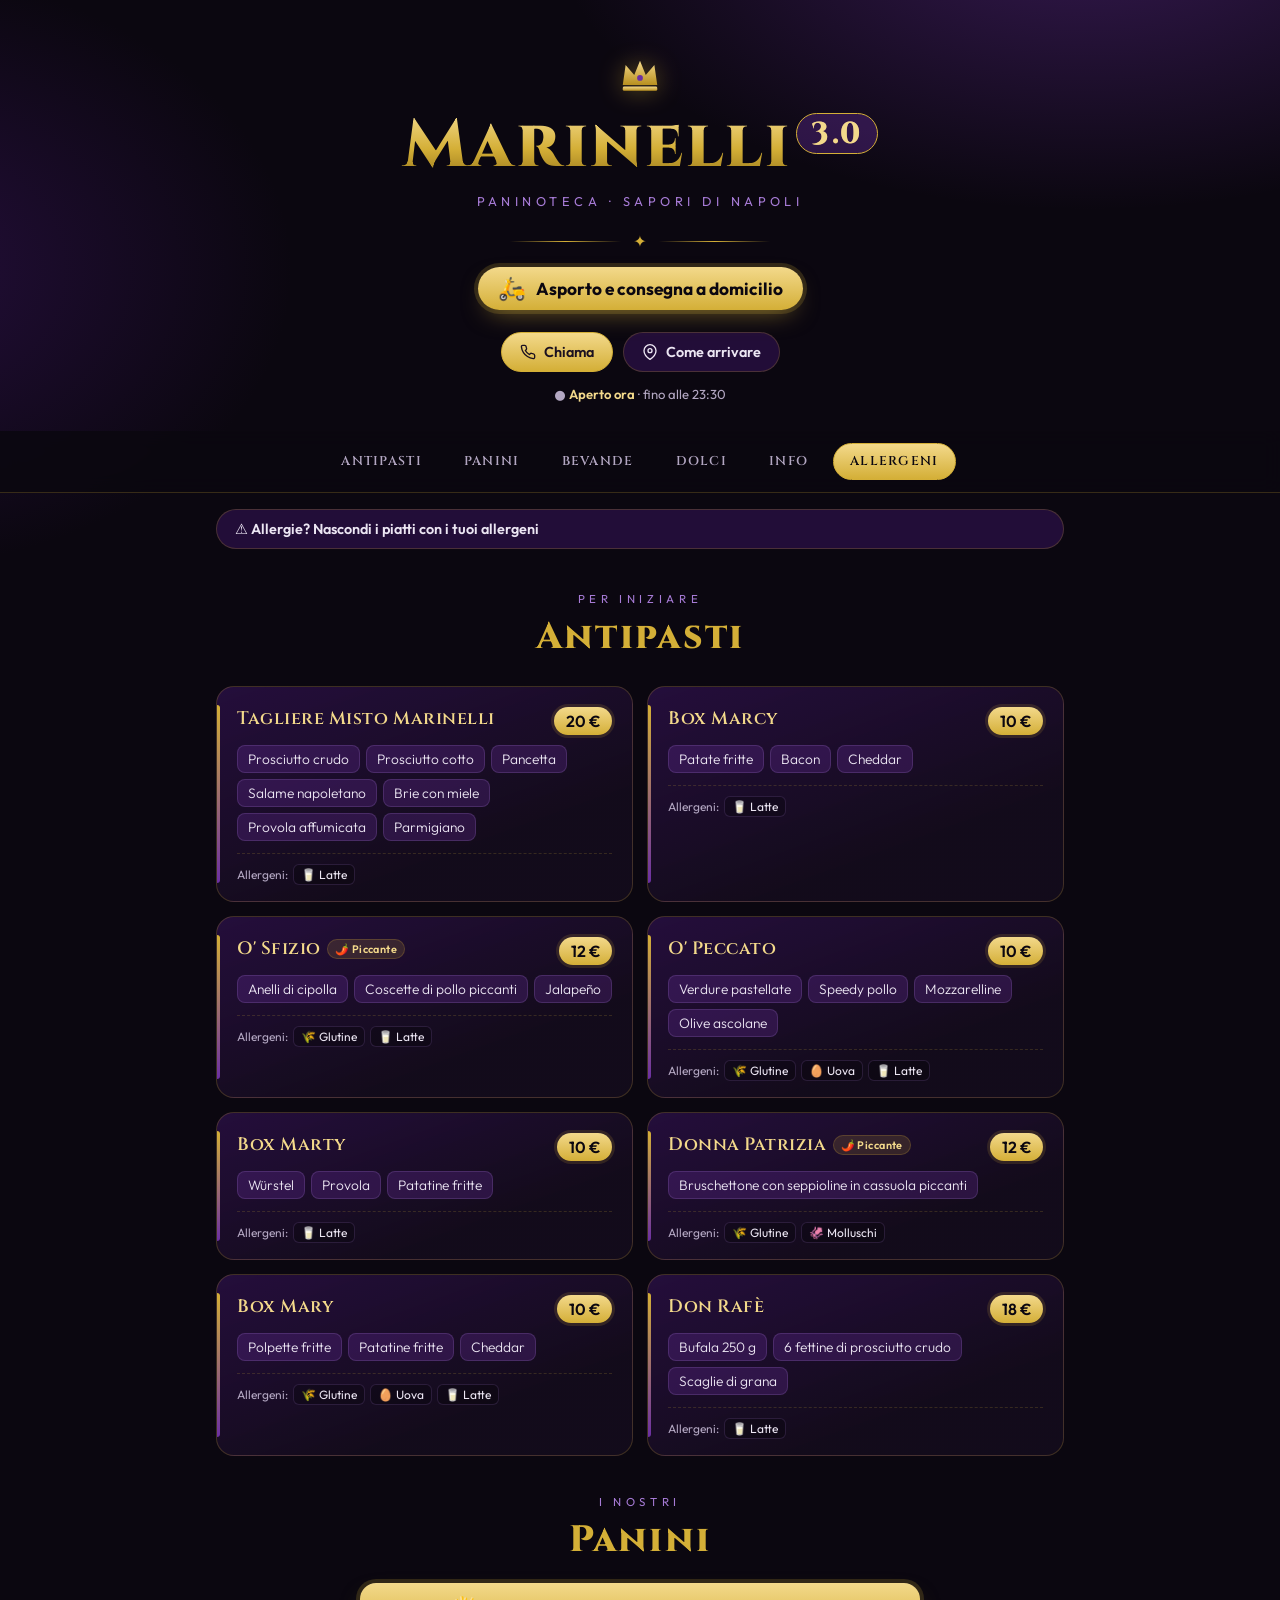
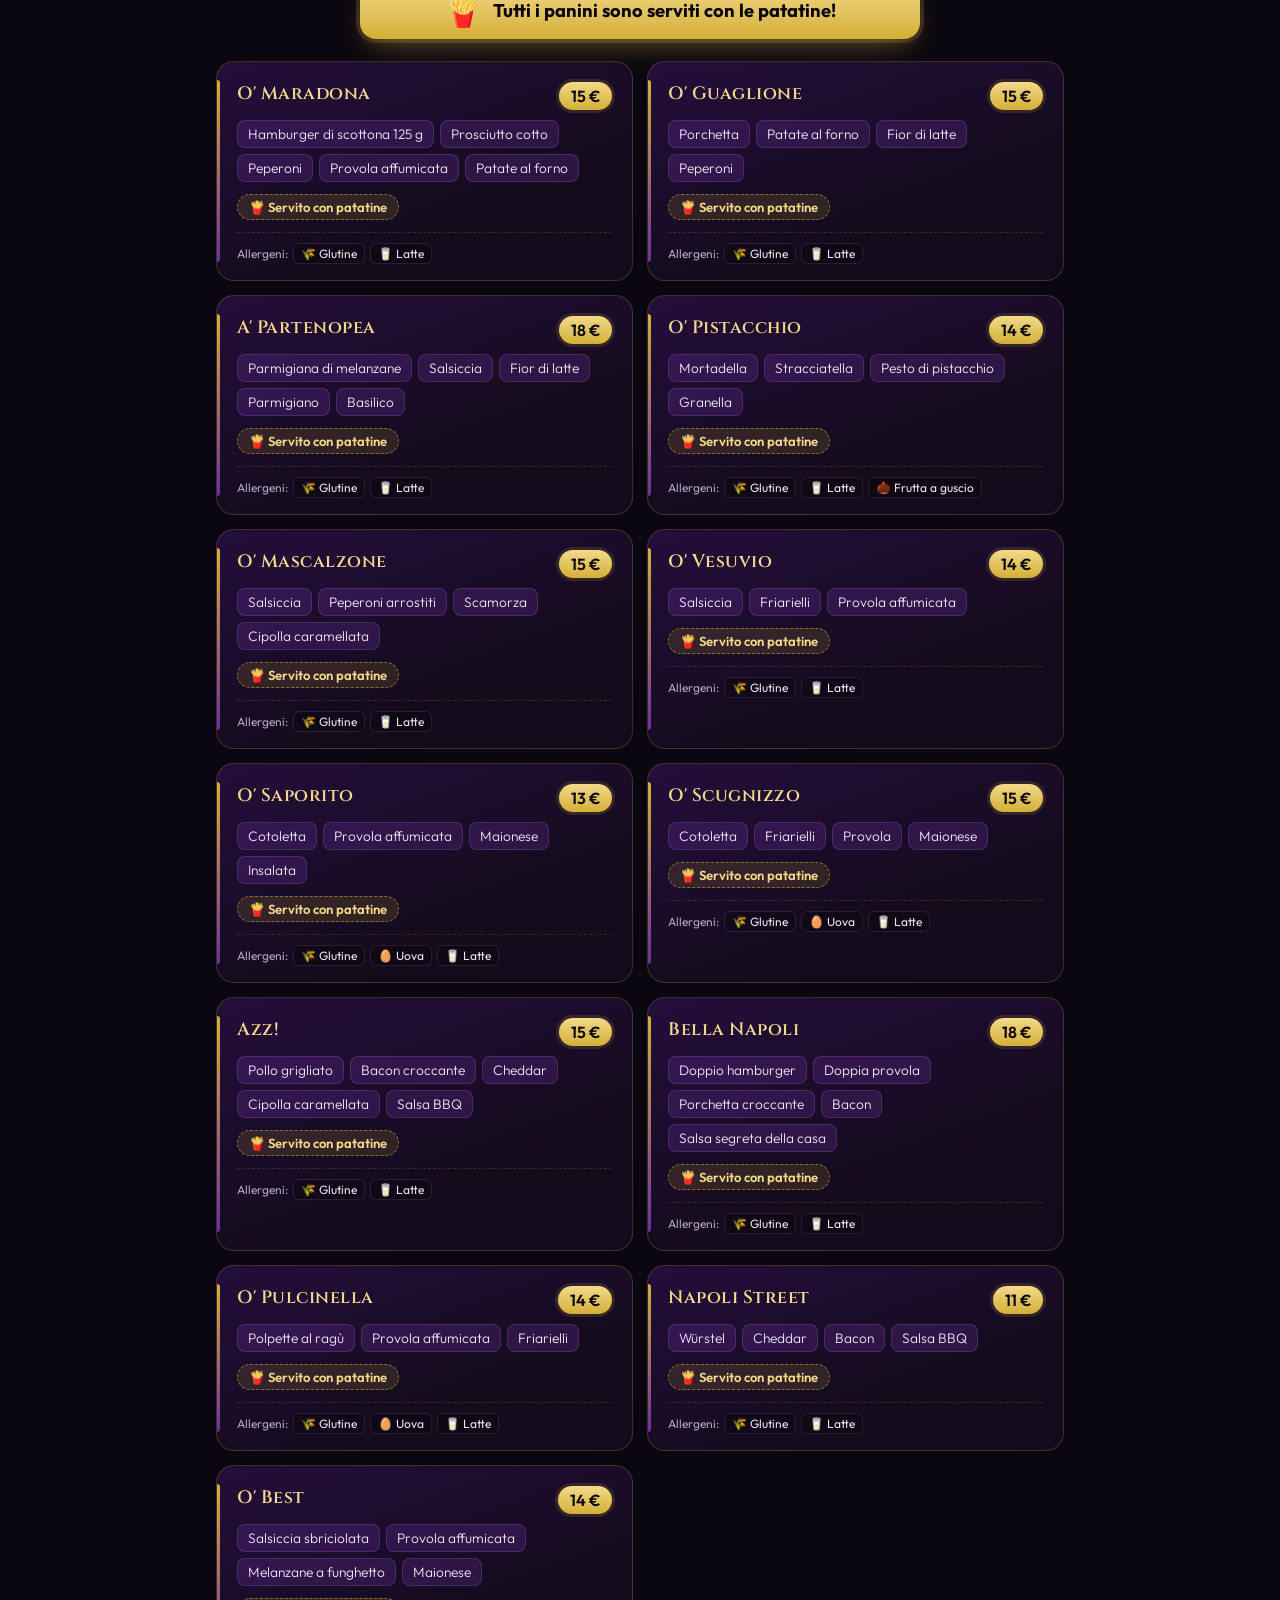
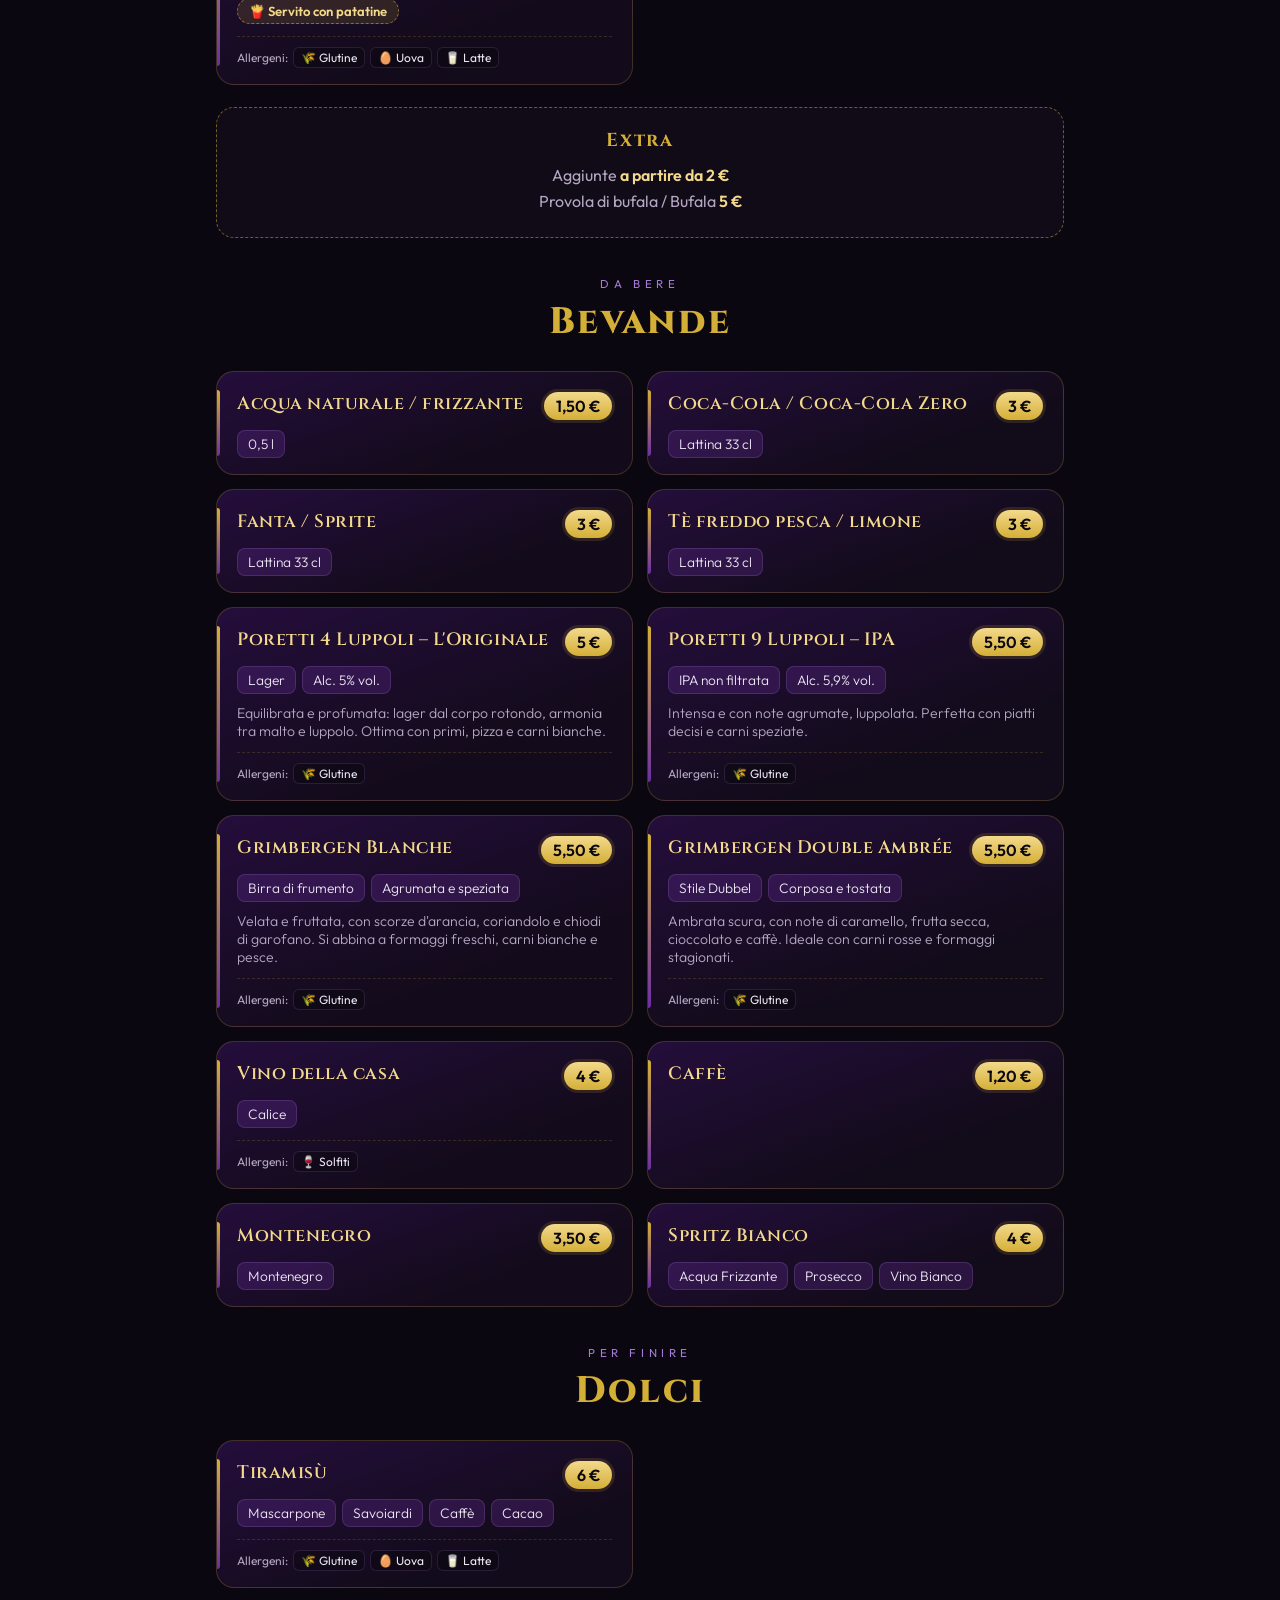
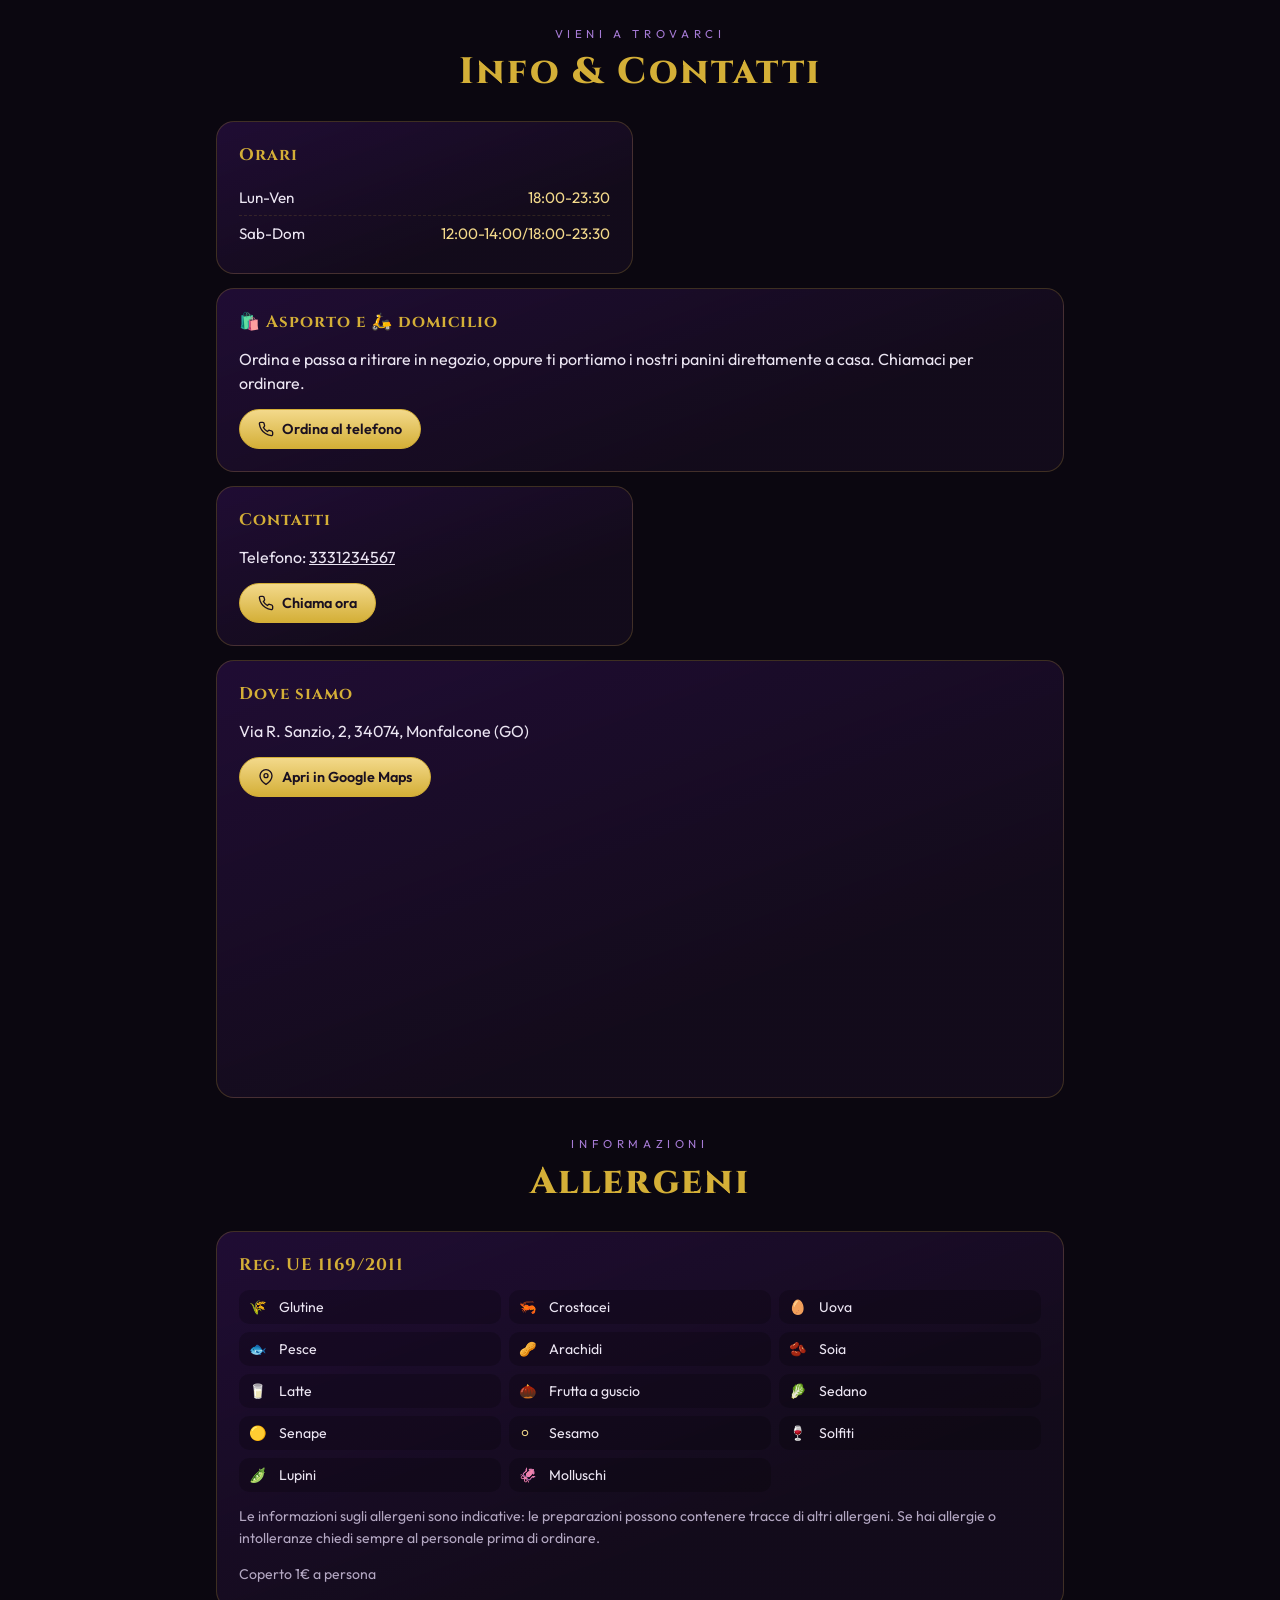
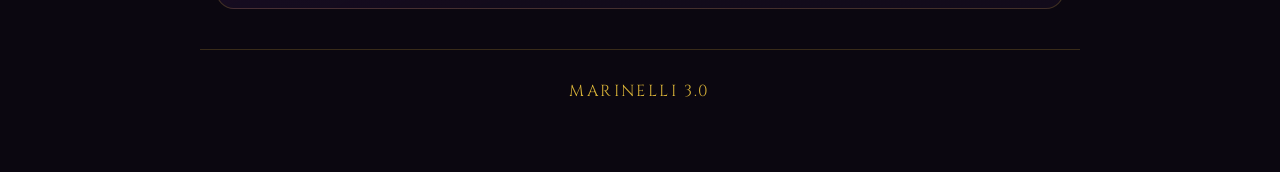
<file: index.html>
<!DOCTYPE html>
<html lang="it">
<head>
<meta charset="UTF-8">
<meta name="viewport" content="width=device-width, initial-scale=1, viewport-fit=cover">
<title>Marinelli 3.0 · Menù</title>
<meta name="description" content="Menù digitale di Marinelli 3.0 – Paninoteca: antipasti, panini e bevande dal sapore napoletano.">
<meta name="theme-color" content="#0b0710">
<meta property="og:title" content="Marinelli 3.0 · Menù">
<meta property="og:description" content="Paninoteca · Sapori di Napoli">
<link rel="icon" href="data:image/svg+xml,%3Csvg xmlns='http://www.w3.org/2000/svg' viewBox='0 0 64 64'%3E%3Crect width='64' height='64' rx='14' fill='%230b0710'/%3E%3Cpath d='M10 44 L14 20 L25 32 L32 14 L39 32 L50 20 L54 44 Z' fill='%23d4af37'/%3E%3Ccircle cx='32' cy='36' r='4' fill='%236b2fa3'/%3E%3C/svg%3E">
<link rel="preconnect" href="https://fonts.googleapis.com">
<link rel="preconnect" href="https://fonts.gstatic.com" crossorigin>
<link href="https://fonts.googleapis.com/css2?family=Cinzel:wght@600;800&family=Outfit:wght@300;400;600&display=swap" rel="stylesheet">
<script src="allergeni.js"></script>
<style>
  :root{
    --black:#0b0710; --black-2:#140c1c;
    --purple:#6b2fa3; --purple-deep:#3a1460; --purple-soft:#a77bd6;
    --gold:#d4af37; --gold-light:#f3d98b;
    --text:#ece6f3; --muted:#b3a7c2; --line:rgba(212,175,55,.22);
  }
  *{box-sizing:border-box;margin:0;padding:0}
  html{scroll-behavior:smooth}
  body{
    font-family:"Outfit",system-ui,sans-serif;color:var(--text);
    background:
      radial-gradient(900px 500px at 85% -10%, rgba(107,47,163,.45), transparent 60%),
      radial-gradient(700px 500px at -10% 30%, rgba(58,20,96,.55), transparent 60%),
      var(--black);
    background-attachment:fixed;min-height:100vh;-webkit-font-smoothing:antialiased;
    padding-bottom:env(safe-area-inset-bottom);
  }
  a{color:inherit}
  .hidden{display:none!important}

  /* ---------- HEADER ---------- */
  header{text-align:center;padding:52px 20px 28px}
  .crown{width:46px;height:46px;margin:0 auto 14px;display:block;filter:drop-shadow(0 0 12px rgba(212,175,55,.45))}
  h1{
    font-family:"Cinzel",serif;font-weight:800;font-size:clamp(2.4rem,9vw,4.2rem);letter-spacing:.04em;line-height:1;
    background:linear-gradient(180deg,var(--gold-light) 0%,var(--gold) 55%,#9c7a1c 100%);
    -webkit-background-clip:text;background-clip:text;color:transparent;
  }
  h1 .ver{
    display:inline-block;font-size:.45em;vertical-align:super;margin-left:.15em;padding:.15em .45em;
    border:1.5px solid var(--gold);border-radius:999px;-webkit-text-fill-color:var(--gold-light);background:rgba(107,47,163,.35);
  }
  .tagline{margin-top:14px;font-size:.8rem;letter-spacing:.35em;text-transform:uppercase;color:var(--purple-soft)}
  .divider{display:flex;align-items:center;gap:12px;max-width:260px;margin:22px auto 0;color:var(--gold)}
  .divider::before,.divider::after{content:"";flex:1;height:1px;background:linear-gradient(90deg,transparent,var(--gold),transparent)}
  .quick{display:flex;justify-content:center;gap:10px;flex-wrap:wrap;margin-top:22px}
  .pill{
    display:inline-flex;align-items:center;gap:8px;text-decoration:none;font-weight:600;font-size:.9rem;
    padding:10px 18px;border-radius:999px;border:1px solid var(--line);background:rgba(58,20,96,.5);color:var(--text);
    transition:.2s;cursor:pointer;font-family:inherit;
  }
  .pill:hover{border-color:var(--gold)}
  .pill.gold{background:linear-gradient(180deg,var(--gold-light),var(--gold));color:#1a1020;border-color:var(--gold)}
  .pill svg{width:16px;height:16px;flex-shrink:0}
  .delivery{display:inline-flex;align-items:center;gap:10px;margin-top:16px;padding:10px 20px;border-radius:999px;font-weight:700;font-size:clamp(.95rem,4vw,1.08rem);color:var(--black);text-decoration:none;
    background:linear-gradient(180deg,var(--gold-light),var(--gold));box-shadow:0 0 0 4px rgba(212,175,55,.18),0 10px 26px -10px rgba(212,175,55,.6)}
  .delivery .ico{font-size:1.4rem;line-height:1}
  .open-now{display:inline-block;margin-top:14px;font-size:.82rem;color:var(--muted)}
  .open-now b{color:var(--gold-light);font-weight:600}

  /* ---------- NAV ---------- */
  nav{
    position:sticky;top:0;z-index:10;display:flex;gap:8px;overflow-x:auto;scrollbar-width:none;
    padding:12px 16px;background:rgba(11,7,16,.86);backdrop-filter:blur(10px);-webkit-backdrop-filter:blur(10px);
    border-bottom:1px solid var(--line);
  }
  nav::-webkit-scrollbar{display:none}
  nav .inner{display:flex;gap:8px;margin:0 auto}
  nav a{
    font-family:"Cinzel",serif;font-weight:600;font-size:.8rem;letter-spacing:.1em;text-transform:uppercase;white-space:nowrap;
    text-decoration:none;color:var(--muted);padding:9px 16px;border-radius:999px;border:1px solid transparent;transition:.25s;
  }
  nav a.active,nav a:hover{color:var(--black);background:linear-gradient(180deg,var(--gold-light),var(--gold));border-color:var(--gold)}

  /* ---------- FILTRO ALLERGENI ---------- */
  .filter{max-width:880px;margin:16px auto 0;padding:0 16px}
  .filter-toggle{width:100%;justify-content:space-between}
  .filter-toggle .count{background:var(--gold);color:#1a1020;border-radius:999px;padding:1px 8px;font-size:.78rem}
  .filter-panel{margin-top:10px;padding:16px;border-radius:16px;background:rgba(20,12,28,.92);border:1px solid var(--line)}
  .filter-panel p{font-size:.85rem;color:var(--muted);margin-bottom:12px}
  .chips{display:flex;flex-wrap:wrap;gap:7px}
  .chip{
    font:inherit;font-size:.82rem;cursor:pointer;color:var(--text);padding:6px 11px;border-radius:999px;
    background:rgba(107,47,163,.25);border:1px solid rgba(167,123,214,.3);transition:.15s;
  }
  .chip.on{background:#5a1f2a;border-color:#e5636b;color:#ffd7da;text-decoration:line-through}
  .filter-info{margin-top:12px;font-size:.85rem;color:var(--gold-light)}

  /* ---------- SECTIONS ---------- */
  main{max-width:880px;margin:0 auto;padding:4px 16px 40px}
  section{padding-top:38px;scroll-margin-top:64px}
  .section-title{text-align:center;margin-bottom:24px}
  .section-title small{display:block;font-size:.72rem;letter-spacing:.4em;text-transform:uppercase;color:var(--purple-soft);margin-bottom:6px}
  .section-title h2{font-family:"Cinzel",serif;font-weight:800;font-size:clamp(1.7rem,6vw,2.3rem);color:var(--gold);letter-spacing:.06em}
  .section-note{text-align:center;color:var(--muted);font-size:.9rem;margin:-12px 0 20px}
  .highlight{display:flex;align-items:center;justify-content:center;gap:12px;margin:-6px auto 22px;max-width:560px;padding:14px 20px;border-radius:16px;
    background:linear-gradient(180deg,var(--gold-light),var(--gold));color:var(--black);font-weight:700;font-size:clamp(1rem,4vw,1.15rem);text-align:center;line-height:1.3;
    box-shadow:0 0 0 4px rgba(212,175,55,.18),0 12px 30px -12px rgba(212,175,55,.6)}
  .highlight .ico{font-size:1.8rem;line-height:1;flex-shrink:0}
  .side{display:inline-flex;align-items:center;gap:6px;margin-top:12px;font-size:.82rem;font-weight:600;color:var(--gold-light);padding:4px 11px;border-radius:999px;background:rgba(212,175,55,.14);border:1px dashed rgba(212,175,55,.55)}

  .grid{display:grid;gap:14px}
  @media(min-width:720px){.grid{grid-template-columns:1fr 1fr}}

  .card{
    position:relative;padding:20px 20px 16px;border-radius:18px;
    background:linear-gradient(160deg,rgba(58,20,96,.55),rgba(20,12,28,.92) 70%);
    border:1px solid var(--line);overflow:hidden;transition:transform .25s,border-color .25s,box-shadow .25s;
  }
  .card::before{content:"";position:absolute;left:0;top:18px;bottom:18px;width:3px;border-radius:0 3px 3px 0;background:linear-gradient(180deg,var(--gold),var(--purple))}
  .card:hover{transform:translateY(-2px);border-color:rgba(212,175,55,.55);box-shadow:0 10px 30px -12px rgba(107,47,163,.7)}
  .card.off{opacity:.5}
  .card.off .price{background:#3a3340;color:var(--muted);box-shadow:none}
  .card-head{display:flex;justify-content:space-between;align-items:flex-start;gap:12px;margin-bottom:10px}
  .card h3{font-family:"Cinzel",serif;font-weight:600;font-size:1.12rem;letter-spacing:.03em;color:var(--gold-light)}
  .card h3 .star{color:var(--purple-soft);font-family:"Outfit"}
  .tags{display:inline-flex;gap:4px;margin-left:6px;vertical-align:middle}
  .tag{font-family:"Outfit";font-size:.68rem;font-weight:600;letter-spacing:.04em;padding:2px 7px;border-radius:999px;background:rgba(212,175,55,.15);color:var(--gold-light);border:1px solid var(--line)}
  .price{flex-shrink:0;font-weight:600;font-size:1rem;color:var(--black);background:linear-gradient(180deg,var(--gold-light),var(--gold));padding:4px 12px;border-radius:999px;box-shadow:0 0 0 3px rgba(212,175,55,.15);white-space:nowrap}
  .ingredients{list-style:none;display:flex;flex-wrap:wrap;gap:6px}
  .ingredients li{font-size:.86rem;font-weight:300;color:var(--text);padding:4px 10px;border-radius:8px;background:rgba(107,47,163,.28);border:1px solid rgba(167,123,214,.22)}
  .desc{margin-top:10px;font-size:.88rem;font-weight:300;color:var(--muted)}
  .alg{display:flex;flex-wrap:wrap;gap:5px;margin-top:12px;padding-top:10px;border-top:1px dashed rgba(212,175,55,.18);font-size:.75rem;color:var(--muted);align-items:center}
  .alg span{display:inline-flex;align-items:center;gap:3px;padding:2px 7px;border-radius:6px;background:rgba(0,0,0,.25);border:1px solid rgba(167,123,214,.18);color:var(--text)}

  .extras{margin-top:22px;padding:20px;border-radius:18px;border:1px dashed rgba(212,175,55,.5);background:rgba(20,12,28,.7);text-align:center}
  .extras h3{font-family:"Cinzel",serif;color:var(--gold);letter-spacing:.1em;margin-bottom:12px}
  .extras p{color:var(--muted);margin:6px 0}
  .extras strong{color:var(--gold-light);font-weight:600}

  /* ---------- INFO ---------- */
  .info-grid{display:grid;gap:14px}
  @media(min-width:720px){.info-grid{grid-template-columns:1fr 1fr}}
  .panel{padding:22px;border-radius:18px;background:linear-gradient(160deg,rgba(58,20,96,.45),rgba(20,12,28,.92) 70%);border:1px solid var(--line)}
  .panel h3{font-family:"Cinzel",serif;color:var(--gold);letter-spacing:.06em;font-size:1.05rem;margin-bottom:14px}
  .panel.full{grid-column:1/-1}
  .hours{list-style:none}
  .hours li{display:flex;justify-content:space-between;gap:12px;padding:8px 0;border-bottom:1px dashed rgba(212,175,55,.15);font-size:.95rem}
  .hours li:last-child{border:0}
  .hours li span:last-child{color:var(--gold-light);text-align:right}
  .addr{font-size:1rem;line-height:1.5;margin-bottom:14px}
  .map{width:100%;height:260px;border:0;border-radius:14px;margin-top:14px;filter:grayscale(.3) contrast(1.05)}
  .btns{display:flex;flex-wrap:wrap;gap:8px}
  .legend{display:grid;grid-template-columns:repeat(auto-fill,minmax(220px,1fr));gap:8px;margin-top:4px}
  .legend div{display:flex;gap:10px;align-items:center;font-size:.88rem;padding:8px 10px;border-radius:10px;background:rgba(0,0,0,.22)}
  .legend b{color:var(--gold-light);font-weight:600;min-width:20px}
  .note{color:var(--muted);font-size:.88rem;line-height:1.55;margin-top:14px}

  /* ---------- FOOTER ---------- */
  footer{text-align:center;padding:30px 16px 46px;color:var(--muted);font-size:.78rem;letter-spacing:.06em;border-top:1px solid var(--line);max-width:880px;margin:0 auto}
  footer .brand{font-family:"Cinzel",serif;color:var(--gold);font-size:1rem;letter-spacing:.15em;display:block;margin-bottom:6px}
  footer .social{display:flex;justify-content:center;gap:10px;margin:12px 0}
  .loading{text-align:center;color:var(--muted);padding:60px 0}
</style>
</head>
<body>

<header>
  <svg class="crown" viewBox="0 0 64 64" aria-hidden="true">
    <defs><linearGradient id="g" x1="0" y1="0" x2="0" y2="1"><stop offset="0" stop-color="#f3d98b"/><stop offset="1" stop-color="#b8901f"/></linearGradient></defs>
    <path d="M8 46 L12 18 L24 32 L32 12 L40 32 L52 18 L56 46 Z" fill="url(#g)"/>
    <rect x="8" y="48" width="48" height="6" rx="2" fill="url(#g)"/>
    <circle cx="32" cy="36" r="4" fill="#6b2fa3"/>
  </svg>
  <h1 id="nome">Marinelli<span class="ver">3.0</span></h1>
  <p class="tagline" id="sottotitolo">Paninoteca · Sapori di Napoli</p>
  <div class="divider">✦</div>
  <div id="delivery"></div>
  <div class="quick" id="quick"></div>
  <div id="openNow"></div>
</header>

<nav><div class="inner" id="nav"></div></nav>

<div class="filter" id="filter">
  <button class="pill filter-toggle" id="filterToggle" type="button" aria-expanded="false">
    <span>⚠️ Allergie? Nascondi i piatti con i tuoi allergeni</span><span class="count hidden" id="filterCount"></span>
  </button>
  <div class="filter-panel hidden" id="filterPanel">
    <p>Tocca gli allergeni da evitare: i piatti che li contengono verranno nascosti.</p>
    <div class="chips" id="filterChips"></div>
    <div class="filter-info" id="filterInfo"></div>
  </div>
</div>

<main id="menu"><p class="loading">Caricamento menù…</p></main>

<footer>
  <span class="brand" id="brand">MARINELLI 3.0</span>
  <div class="social" id="social"></div>
  <span id="nota"></span>
</footer>

<script>
const ICON = {
  tel: '<svg viewBox="0 0 24 24" fill="none" stroke="currentColor" stroke-width="2" stroke-linecap="round" stroke-linejoin="round"><path d="M22 16.9v3a2 2 0 0 1-2.2 2 19.8 19.8 0 0 1-8.6-3.1 19.5 19.5 0 0 1-6-6A19.8 19.8 0 0 1 2.1 4.2 2 2 0 0 1 4.1 2h3a2 2 0 0 1 2 1.7c.1.9.4 1.8.7 2.7a2 2 0 0 1-.5 2.1L8 9.8a16 16 0 0 0 6 6l1.3-1.3a2 2 0 0 1 2.1-.4c.9.3 1.8.6 2.7.7a2 2 0 0 1 1.7 2z"/></svg>',
  wa: '<svg viewBox="0 0 24 24" fill="currentColor"><path d="M17.5 14.4c-.3-.1-1.8-.9-2-1-.3-.1-.5-.1-.7.1-.2.3-.8 1-.9 1.2-.2.2-.3.2-.6.1-.3-.1-1.3-.5-2.4-1.5-.9-.8-1.5-1.8-1.7-2.1-.2-.3 0-.5.1-.6l.4-.5c.2-.2.2-.3.3-.5.1-.2 0-.4 0-.5l-.9-2.2c-.2-.6-.5-.5-.7-.5h-.6c-.2 0-.5.1-.8.4-.3.3-1 1-1 2.5s1.1 2.9 1.2 3.1c.1.2 2.1 3.2 5.1 4.5.7.3 1.3.5 1.7.6.7.2 1.4.2 1.9.1.6-.1 1.8-.7 2-1.4.2-.7.2-1.3.2-1.4-.1-.2-.3-.3-.6-.4zM12 21.8c-1.8 0-3.5-.5-5-1.4l-.4-.2-3.7 1 1-3.6-.2-.4A9.8 9.8 0 1 1 12 21.8zm0-21.6A11.8 11.8 0 0 0 1.9 18l-1.7 6 6.2-1.6A11.8 11.8 0 1 0 12 .2z"/></svg>',
  map: '<svg viewBox="0 0 24 24" fill="none" stroke="currentColor" stroke-width="2" stroke-linecap="round" stroke-linejoin="round"><path d="M21 10c0 7-9 13-9 13s-9-6-9-13a9 9 0 0 1 18 0z"/><circle cx="12" cy="10" r="3"/></svg>',
  mail: '<svg viewBox="0 0 24 24" fill="none" stroke="currentColor" stroke-width="2" stroke-linecap="round" stroke-linejoin="round"><rect x="2" y="4" width="20" height="16" rx="2"/><path d="m22 6-10 7L2 6"/></svg>',
  ig: '<svg viewBox="0 0 24 24" fill="none" stroke="currentColor" stroke-width="2"><rect x="2" y="2" width="20" height="20" rx="5"/><circle cx="12" cy="12" r="4"/><circle cx="17.5" cy="6.5" r="1" fill="currentColor"/></svg>',
  fb: '<svg viewBox="0 0 24 24" fill="currentColor"><path d="M14 8h3V4h-3a4 4 0 0 0-4 4v2H8v4h2v8h4v-8h3l1-4h-4V8z"/></svg>'
};
const ALG = Object.fromEntries((window.ALLERGENI || []).map(a => [a.id, a]));
const TAG = Object.fromEntries((window.ETICHETTE || []).map(t => [t.id, t]));
const esc = s => String(s ?? "").replace(/[&<>"]/g, c => ({"&":"&amp;","<":"&lt;",">":"&gt;",'"':"&quot;"}[c]));
const euro = p => { const n = Number(p); if (p === "" || p == null || !isFinite(n)) return esc(p); return (Number.isInteger(n) ? n : n.toFixed(2).replace(".", ",")) + " €"; };
const slug = (t, i) => (String(t).toLowerCase().normalize("NFD").replace(/[̀-ͯ]/g, "").replace(/[^a-z0-9]+/g, "-").replace(/^-|-$/g, "") || "sezione") + "-" + i;
const telHref = t => "tel:" + String(t).replace(/[^\d+]/g, "");
function waHref(n) {
  let d = String(n).replace(/\D/g, "");
  if (d.startsWith("00")) d = d.slice(2);
  else if (!d.startsWith("39") || d.length <= 10) d = "39" + d;
  return "https://wa.me/" + d;
}
const urlOf = (u, base) => !u ? "" : /^https?:\/\//i.test(u) ? u : base + String(u).replace(/^@/, "");

let MENU = null;
const avoid = new Set(JSON.parse(localStorage.getItem("marinelli-avoid") || "[]"));

function render(m) {
  MENU = m;
  const L = m.locale || {};
  document.title = `${m.nome} ${m.versione || ""} · Menù`.replace(/\s+/g, " ");
  document.getElementById("nome").innerHTML = esc(m.nome) + (m.versione ? `<span class="ver">${esc(m.versione)}</span>` : "");
  document.getElementById("sottotitolo").textContent = m.sottotitolo || "";
  document.getElementById("brand").textContent = `${m.nome} ${m.versione || ""}`.toUpperCase();
  document.getElementById("nota").textContent = m.notaPiePagina || "";

  const fullAddr = [L.indirizzo, L.citta].filter(Boolean).join(", ");
  const mapLink = L.linkMappa || (fullAddr ? "https://www.google.com/maps/search/?api=1&query=" + encodeURIComponent(fullAddr) : "");
  const hasInfo = L.telefono || L.whatsapp || fullAddr || (L.orari || []).length || L.email || m.domicilio;
  document.getElementById("delivery").innerHTML = m.domicilio
    ? `<a class="delivery" href="${hasInfo ? "#domicilio" : "#"}"><span class="ico">🛵</span><span>${esc(m.domicilio)}</span></a>` : "";

  /* pulsanti rapidi */
  document.getElementById("quick").innerHTML = [
    L.telefono && `<a class="pill gold" href="${telHref(L.telefono)}">${ICON.tel} Chiama</a>`,
    L.whatsapp && `<a class="pill" href="${waHref(L.whatsapp)}" target="_blank" rel="noopener">${ICON.wa} WhatsApp</a>`,
    mapLink && `<a class="pill" href="${esc(mapLink)}" target="_blank" rel="noopener">${ICON.map} Come arrivare</a>`
  ].filter(Boolean).join("");

  /* social nel footer */
  document.getElementById("social").innerHTML = [
    L.instagram && `<a class="pill" href="${esc(urlOf(L.instagram, "https://instagram.com/"))}" target="_blank" rel="noopener">${ICON.ig} Instagram</a>`,
    L.facebook && `<a class="pill" href="${esc(urlOf(L.facebook, "https://facebook.com/"))}" target="_blank" rel="noopener">${ICON.fb} Facebook</a>`
  ].filter(Boolean).join("");

  const sezioni = (m.sezioni || []).filter(s => (s.piatti || []).length || (s.extra || []).length);
  const navItems = sezioni.map((s, i) => `<a href="#${slug(s.titolo, i)}">${esc(s.titolo)}</a>`);
  if (hasInfo) navItems.push(`<a href="#info">Info</a>`);
  navItems.push(`<a href="#allergeni">Allergeni</a>`);
  document.getElementById("nav").innerHTML = navItems.join("");

  const card = (p, s = {}) => {
    const algs = (p.allergeni || []).filter(a => ALG[a]);
    const tags = (p.etichette || []).filter(t => TAG[t]);
    return `
    <article class="card${p.disponibile === false ? " off" : ""}" data-alg="${algs.join(" ")}">
      <div class="card-head">
        <h3>${esc(p.nome)}${p.surgelato ? '<span class="star" title="Prodotto surgelato">*</span>' : ""}${tags.length ? `<span class="tags">${tags.map(t => `<span class="tag">${TAG[t].icona} ${esc(TAG[t].nome)}</span>`).join("")}</span>` : ""}</h3>
        <span class="price">${p.disponibile === false ? "Esaurito" : euro(p.prezzo)}</span>
      </div>
      ${(p.ingredienti || []).length ? `<ul class="ingredients">${p.ingredienti.map(x => `<li>${esc(x)}</li>`).join("")}</ul>` : ""}
      ${p.descrizione ? `<p class="desc">${esc(p.descrizione)}</p>` : ""}
      ${s.etichettaCard ? `<div class="side">${esc(s.etichettaCard)}</div>` : ""}
      ${algs.length ? `<div class="alg">Allergeni: ${algs.map(a => `<span title="${esc(ALG[a].nome)}">${ALG[a].icona} ${esc(ALG[a].nome)}</span>`).join("")}</div>` : ""}
    </article>`;
  };

  let html = sezioni.map((s, i) => `
    <section id="${slug(s.titolo, i)}">
      <div class="section-title">${s.sopratitolo ? `<small>${esc(s.sopratitolo)}</small>` : ""}<h2>${esc(s.titolo)}</h2></div>
      ${s.evidenza ? `<div class="highlight"><span class="ico">${esc(s.iconaEvidenza || "🍟")}</span><span>${esc(s.evidenza)}</span></div>` : ""}
      ${s.nota ? `<p class="section-note">${esc(s.nota)}</p>` : ""}
      <div class="grid">${(s.piatti || []).map(p => card(p, s)).join("")}</div>
      ${(s.extra || []).length ? `<div class="extras"><h3>Extra</h3>${s.extra.map(e =>
        `<p>${esc(e.testo)}${e.prezzo !== "" && e.prezzo != null ? ` <strong>${euro(e.prezzo)}</strong>` : ""}</p>`).join("")}</div>` : ""}
    </section>`).join("");

  if (hasInfo) {
    html += `
    <section id="info">
      <div class="section-title"><small>Vieni a trovarci</small><h2>Info & Contatti</h2></div>
      <div class="info-grid">
        ${(L.orari || []).length ? `<div class="panel"><h3>Orari</h3><ul class="hours">${L.orari.map(o => {
          const [a, b] = splitOrario(o);
          return `<li><span>${esc(a.trim())}</span><span>${esc(b.trim())}</span></li>`; }).join("")}</ul></div>` : ""}
        ${m.domicilio ? `<div class="panel full" id="domicilio"><h3>🛍️ Asporto e 🛵 domicilio</h3>
          <p class="addr">${esc(m.domicilioDettagli || m.domicilio)}</p>
          ${(L.telefono || L.whatsapp) ? `<div class="btns">
            ${L.telefono ? `<a class="pill gold" href="${telHref(L.telefono)}">${ICON.tel} Ordina al telefono</a>` : ""}
            ${L.whatsapp ? `<a class="pill" href="${waHref(L.whatsapp)}" target="_blank" rel="noopener">${ICON.wa} Ordina su WhatsApp</a>` : ""}
          </div>` : ""}</div>` : ""}
        ${(L.telefono || L.whatsapp || L.email) ? `<div class="panel"><h3>Contatti</h3>
          ${L.telefono ? `<p class="addr">Telefono: <a href="${telHref(L.telefono)}">${esc(L.telefono)}</a></p>` : ""}
          <div class="btns">
            ${L.telefono ? `<a class="pill gold" href="${telHref(L.telefono)}">${ICON.tel} Chiama ora</a>` : ""}
            ${L.whatsapp ? `<a class="pill" href="${waHref(L.whatsapp)}" target="_blank" rel="noopener">${ICON.wa} WhatsApp</a>` : ""}
            ${L.email ? `<a class="pill" href="mailto:${esc(L.email)}">${ICON.mail} Email</a>` : ""}
          </div></div>` : ""}
        ${fullAddr || mapLink ? `<div class="panel full"><h3>Dove siamo</h3>
          ${fullAddr ? `<p class="addr">${esc(fullAddr)}</p>` : ""}
          <div class="btns"><a class="pill gold" href="${esc(mapLink)}" target="_blank" rel="noopener">${ICON.map} Apri in Google Maps</a></div>
          ${fullAddr ? `<iframe class="map" loading="lazy" referrerpolicy="no-referrer-when-downgrade" title="Mappa" src="https://maps.google.com/maps?q=${encodeURIComponent(fullAddr)}&z=16&output=embed"></iframe>` : ""}
        </div>` : ""}
      </div>
    </section>`;
  }

  html += `
    <section id="allergeni">
      <div class="section-title"><small>Informazioni</small><h2>Allergeni</h2></div>
      <div class="panel">
        <h3>Reg. UE 1169/2011</h3>
        <div class="legend">${(window.ALLERGENI || []).map(a => `<div><b>${a.icona}</b><span>${esc(a.nome)}</span></div>`).join("")}</div>
        ${m.infoAllergeni ? `<p class="note">${esc(m.infoAllergeni)}</p>` : ""}
        ${m.infoSurgelati && hasFrozen(m) ? `<p class="note">${esc(m.infoSurgelati)}</p>` : ""}
        ${m.coperto ? `<p class="note">${esc(m.coperto)}</p>` : ""}
      </div>
    </section>`;

  document.getElementById("menu").innerHTML = html;
  buildFilter(); applyFilter(); spy(); openNow(L);
}
const hasFrozen = m => (m.sezioni || []).some(s => (s.piatti || []).some(p => p.surgelato));

/* ---------- filtro allergeni ---------- */
function buildFilter() {
  document.getElementById("filterChips").innerHTML = (window.ALLERGENI || []).map(a =>
    `<button type="button" class="chip${avoid.has(a.id) ? " on" : ""}" data-a="${a.id}">${a.icona} ${esc(a.nome)}</button>`).join("");
}
function applyFilter() {
  let hidden = 0;
  document.querySelectorAll(".card[data-alg]").forEach(c => {
    const has = c.dataset.alg.split(" ").some(a => avoid.has(a));
    c.classList.toggle("hidden", has); if (has) hidden++;
  });
  const cnt = document.getElementById("filterCount");
  cnt.textContent = avoid.size; cnt.classList.toggle("hidden", !avoid.size);
  document.getElementById("filterInfo").textContent = avoid.size
    ? `${hidden} piatti nascosti. Le indicazioni sono orientative: in caso di allergia chiedi sempre conferma al personale.` : "";
  try { localStorage.setItem("marinelli-avoid", JSON.stringify([...avoid])); } catch {}
}
document.getElementById("filterToggle").onclick = e => {
  const p = document.getElementById("filterPanel"); p.classList.toggle("hidden");
  e.currentTarget.setAttribute("aria-expanded", !p.classList.contains("hidden"));
};
document.getElementById("filterChips").onclick = e => {
  const b = e.target.closest("[data-a]"); if (!b) return;
  avoid.has(b.dataset.a) ? avoid.delete(b.dataset.a) : avoid.add(b.dataset.a);
  b.classList.toggle("on"); applyFilter();
};

/* ---------- aperto ora (se gli orari sono nel formato "Lun–Ven: 18:00–23:00") ---------- */
/* "Lun-Ven: 18:00-23:30" oppure "Sab-Dom 12:00-14:00" -> [giorni, orari] */
function splitOrario(o) {
  const m = String(o).match(/^(.*?[a-zà-ù.)])\s*:?\s*(\d.*|chius.*)$/i);
  if (m) return [m[1].trim(), m[2].trim()];
  const k = o.indexOf(":"); return k > 0 ? [o.slice(0, k).trim(), o.slice(k + 1).trim()] : [o, ""];
}

function openNow(L) {
  const box = document.getElementById("openNow"); box.innerHTML = "";
  const days = ["dom","lun","mar","mer","gio","ven","sab"], now = new Date(), today = now.getDay(), mins = now.getHours() * 60 + now.getMinutes();
  const dayIdx = s => days.indexOf(s.trim().toLowerCase().slice(0, 3));
  for (const o of L.orari || []) {
    const [dp, tpart] = splitOrario(o); if (!tpart) continue;
    const dpart = dp.toLowerCase();
    let match = false;
    if (/tutti|ogni giorno/.test(dpart)) match = true;
    dpart.split(/,|\se\s/).forEach(seg => {
      const r = seg.split(/[–-]/);
      if (r.length === 2) { const a = dayIdx(r[0]), b = dayIdx(r[1]); if (a >= 0 && b >= 0) for (let d = a; ; d = (d + 1) % 7) { if (d === today) match = true; if (d === b) break; } }
      else if (dayIdx(seg) === today) match = true;
    });
    if (!match) continue;
    if (/chius/i.test(tpart)) { box.innerHTML = `<span class="open-now">Oggi <b>chiuso</b></span>`; return; }
    for (const [, h1, m1, h2, m2] of tpart.matchAll(/(\d{1,2})[:.](\d{2})\s*[–-]\s*(\d{1,2})[:.](\d{2})/g)) {
      const s = +h1 * 60 + +m1; let e = +h2 * 60 + +m2; if (e <= s) e += 1440;
      if ((mins >= s && mins < e) || (mins + 1440 >= s && mins + 1440 < e)) { box.innerHTML = `<span class="open-now">● <b>Aperto ora</b> · fino alle ${h2}:${m2}</span>`; return; }
    }
    box.innerHTML = `<span class="open-now">Oggi: <b>${esc(tpart.trim())}</b></span>`; return;
  }
}

/* ---------- evidenzia la sezione nel menu ---------- */
function spy() {
  const links = document.querySelectorAll("nav a");
  const obs = new IntersectionObserver(entries => entries.forEach(e => {
    if (!e.isIntersecting) return;
    links.forEach(a => { const on = a.getAttribute("href") === "#" + e.target.id; a.classList.toggle("active", on); if (on) { const n = a.closest("nav"); n.scrollTo({ left: a.offsetLeft - n.clientWidth / 2 + a.offsetWidth / 2, behavior: "smooth" }); } });
  }), { rootMargin: "-45% 0px -50% 0px" });
  document.querySelectorAll("main section").forEach(s => obs.observe(s));
}

fetch("menu.json?v=" + Date.now(), { cache: "no-store" })
  .then(r => { if (!r.ok) throw 0; return r.json(); })
  .then(render)
  .catch(() => { document.getElementById("menu").innerHTML = '<p class="loading">Menù momentaneamente non disponibile. Riprova tra poco.</p>'; });
</script>
</body>
</html>
</file>
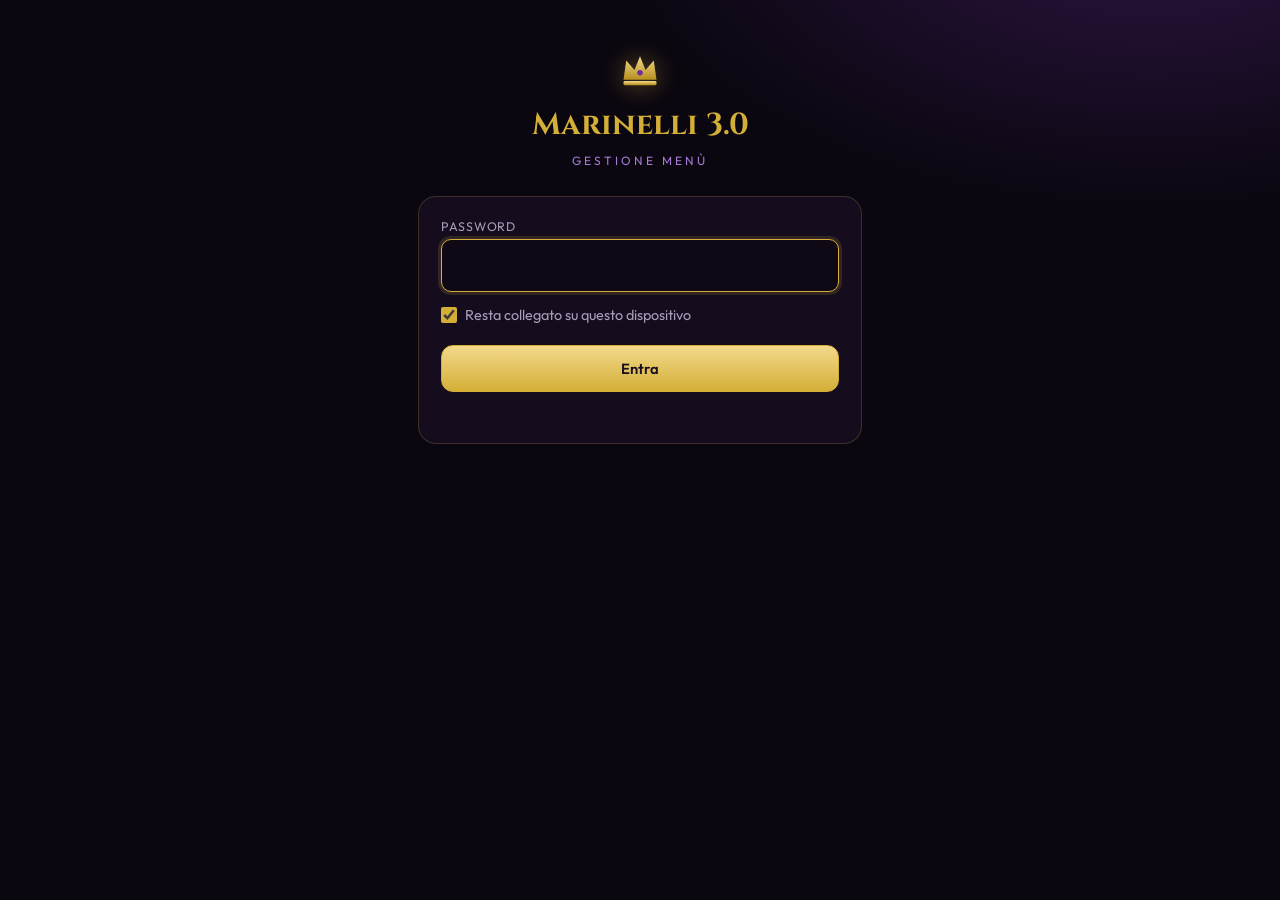
<file: admin/index.html>
<!DOCTYPE html>
<html lang="it">
<head>
<meta charset="UTF-8">
<meta name="viewport" content="width=device-width, initial-scale=1, viewport-fit=cover">
<meta name="robots" content="noindex, nofollow">
<title>Gestione Menù · Marinelli 3.0</title>
<meta name="theme-color" content="#0b0710">
<link rel="preconnect" href="https://fonts.googleapis.com">
<link rel="preconnect" href="https://fonts.gstatic.com" crossorigin>
<link href="https://fonts.googleapis.com/css2?family=Cinzel:wght@600;800&family=Outfit:wght@300;400;600&display=swap" rel="stylesheet">
<link rel="stylesheet" href="style.css">
<script src="core.js"></script>
<script src="../allergeni.js"></script>
</head>
<body>

<!-- ================= ACCESSO ================= -->
<div id="loginView" class="login hidden">
  <svg class="crown" viewBox="0 0 64 64" aria-hidden="true">
    <defs><linearGradient id="g" x1="0" y1="0" x2="0" y2="1"><stop offset="0" stop-color="#f3d98b"/><stop offset="1" stop-color="#b8901f"/></linearGradient></defs>
    <path d="M8 46 L12 18 L24 32 L32 12 L40 32 L52 18 L56 46 Z" fill="url(#g)"/>
    <rect x="8" y="48" width="48" height="6" rx="2" fill="url(#g)"/>
    <circle cx="32" cy="36" r="4" fill="#6b2fa3"/>
  </svg>
  <h1>Marinelli 3.0</h1>
  <p class="sub">Gestione menù</p>
  <form class="box" id="loginForm" autocomplete="on">
    <input type="text" name="username" value="marinelli" autocomplete="username" hidden>
    <div class="row"><label for="pwd">Password</label><input id="pwd" class="pwd-big" type="password" autocomplete="current-password" autofocus></div>
    <label class="check"><input id="remember" type="checkbox" checked> Resta collegato su questo dispositivo</label>
    <button id="loginBtn" class="btn gold" type="submit" style="width:100%;margin-top:16px;padding:13px">Entra</button>
    <div id="loginMsg" class="msg"></div>
  </form>
</div>

<!-- ================= EDITOR ================= -->
<div id="editorView" class="hidden">
  <div class="top">
    <h1>Gestione Menù</h1>
    <span id="status" class="status">Tutto salvato</span>
    <a class="btn ghost small" href="../" target="_blank" rel="noopener">Vedi menù ↗</a>
    <button id="undoBtn" class="btn ghost small" disabled>Annulla modifiche</button>
    <button id="pwdBtn" class="btn ghost small">Password</button>
    <button id="logoutBtn" class="btn ghost small">Esci</button>
    <button id="saveBtn" class="btn gold" disabled>Salva e pubblica</button>
  </div>

  <div class="wrap">
    <div id="offlineBanner" class="banner hidden">Modalità di prova: le modifiche non vengono pubblicate. "Salva" scarica il file <b>menu.json</b>.</div>

    <div class="tabs" id="tabs">
      <button class="tab on" data-tab="tMenu">🍔 Menù</button>
      <button class="tab" data-tab="tInfo">📍 Contatti e orari</button>
      <button class="tab" data-tab="tGen">⚙️ Generale e allergeni</button>
    </div>

    <div id="tMenu" class="tabpane">
      <div class="search"><input id="search" type="text" placeholder="Cerca un piatto o un ingrediente…" autocomplete="off"></div>
      <div id="sections"></div>
      <button class="btn add" data-act="addSection">+ Aggiungi una nuova sezione (es. Dolci)</button>
    </div>

    <div id="tInfo" class="tabpane hidden">
      <div class="card">
        <h2>Contatti</h2>
        <p class="hint" style="margin:-6px 0 14px">I campi lasciati vuoti non compaiono sul menù.</p>
        <div class="grid3">
          <div><label>Telefono (pulsante "Chiama")</label><input type="text" inputmode="tel" data-l="telefono" placeholder="es. 0481 123456"></div>
          <div><label>WhatsApp</label><input type="text" inputmode="tel" data-l="whatsapp" placeholder="es. 333 1234567"></div>
          <div class="full"><label>Email</label><input type="text" inputmode="email" data-l="email" placeholder="es. info@marinelli.it"></div>
          <div><label>Instagram</label><input type="text" data-l="instagram" placeholder="nome utente o link"></div>
          <div><label>Facebook</label><input type="text" data-l="facebook" placeholder="nome pagina o link"></div>
        </div>
      </div>
      <div class="card">
        <h2>Posizione</h2>
        <div class="grid3">
          <div><label>Indirizzo</label><input type="text" data-l="indirizzo" placeholder="es. Via Roma 10"></div>
          <div><label>Città</label><input type="text" data-l="citta" placeholder="es. Monfalcone (GO)"></div>
          <div class="full"><label>Link Google Maps (facoltativo)</label><input type="text" data-l="linkMappa" placeholder="Incolla il link di condivisione di Google Maps">
            <p class="hint">Se lo lasci vuoto la mappa usa l'indirizzo scritto sopra.</p></div>
        </div>
      </div>
      <div class="card">
        <h2>Orari di apertura</h2>
        <label>Una riga per ogni fascia</label>
        <textarea rows="5" data-l="orari" placeholder="Lun–Ven: 18:00–23:30&#10;Sab–Dom: 12:00–15:00, 18:00–24:00&#10;Mar: Chiuso"></textarea>
        <p class="hint">Scrivi giorni, due punti, orari (es. <i>Lun–Ven: 18:00–23:30</i>). Così il menù mostra anche "Aperto ora".</p>
      </div>
    </div>

    <div id="tGen" class="tabpane hidden">
      <div class="card">
        <h2>Informazioni generali</h2>
        <div class="grid3">
          <div><label>Nome locale</label><input type="text" data-g="nome"></div>
          <div><label>Versione / sigla</label><input type="text" data-g="versione"></div>
          <div class="full"><label>Sottotitolo</label><input type="text" data-g="sottotitolo"></div>
          <div class="full"><label>Asporto e domicilio – scritta in evidenza in cima al menù (lascia vuoto per nasconderla)</label><input type="text" data-g="domicilio" placeholder="es. Asporto e consegna a domicilio"></div>
          <div class="full"><label>Asporto e domicilio – dettagli (zone, orari, costo, ordine minimo)</label><textarea rows="2" data-g="domicilioDettagli" placeholder="es. Consegniamo a Monfalcone e dintorni. Ordina per telefono o WhatsApp."></textarea></div>
          <div class="full"><label>Coperto / servizio (facoltativo)</label><input type="text" data-g="coperto" placeholder="es. Coperto 1,50 € a persona"></div>
          <div class="full"><label>Nota a fondo pagina</label><input type="text" data-g="notaPiePagina"></div>
        </div>
      </div>
      <div class="card">
        <h2>Allergeni e prodotti surgelati</h2>
        <div class="row" style="margin-bottom:12px"><label>Avviso allergeni</label><textarea rows="3" data-g="infoAllergeni"></textarea></div>
        <div><label>Nota prodotti surgelati (compare se almeno un piatto è segnato come surgelato)</label><input type="text" data-g="infoSurgelati"></div>
      </div>
    </div>
  </div>
</div>

<!-- ================= CAMBIO PASSWORD ================= -->
<div id="pwdModal" class="modal-bg hidden">
  <form class="modal" id="pwdForm">
    <h2>Cambia password</h2>
    <input type="text" name="username" value="marinelli" autocomplete="username" hidden>
    <div class="row"><label>Nuova password (almeno 8 caratteri)</label><input id="newPwd1" type="password" autocomplete="new-password"></div>
    <div class="row"><label>Ripeti la nuova password</label><input id="newPwd2" type="password" autocomplete="new-password"></div>
    <p class="hint">La nuova password vale su tutti i dispositivi entro 1–2 minuti.</p>
    <div id="pwdMsg" class="msg"></div>
    <div class="actions">
      <button type="button" class="btn ghost" id="pwdCancel">Annulla</button>
      <button type="submit" class="btn gold" id="pwdSave">Salva password</button>
    </div>
  </form>
</div>

<div id="toast" class="toast"></div>

<script>
/* =========================================================
   Pannello di gestione del menù – Marinelli 3.0
   I proprietari accedono solo con la password.
   ========================================================= */
const $ = s => document.querySelector(s);
const esc = s => String(s ?? "").replace(/[&<>"]/g, c => ({"&":"&amp;","<":"&lt;",">":"&gt;",'"':"&quot;"}[c]));
const STORE = "marinelli-admin-session";
const ALG = Object.fromEntries((window.ALLERGENI || []).map(a => [a.id, a]));
const MENU_PATH = "menu.json";
const CONFIG_PATH = "admin/config.js";

let CONF = null;    // contenuto di config.js (repository + chiave cifrata)
let repo = null;    // {owner, repo, branch, token}
let offline = false;
let data = null, original = "", sha = null;

/* ---------- utilità ---------- */
function toast(t, ms = 2800) {
  const el = $("#toast"); el.textContent = t; el.classList.add("show");
  clearTimeout(toast.t); toast.t = setTimeout(() => el.classList.remove("show"), ms);
}
const fmtPrice = p => (p === "" || p == null) ? "" : String(p).replace(".", ",");
function parsePrice(v) {
  const t = String(v).trim().replace(/\s*€$/, "").replace(",", ".");
  if (t === "" || !/^\d+(\.\d{1,2})?$/.test(t)) return NaN;
  return Number(t);
}
function loadConfig() {
  // carica config.js evitando la cache, così un cambio password vale subito
  return new Promise(res => {
    const s = document.createElement("script");
    s.src = "config.js?v=" + Date.now();
    s.onload = () => res(window.MENU_ADMIN_CONFIG || null);
    s.onerror = () => res(null);
    document.head.appendChild(s);
  });
}

/* ---------- accesso ---------- */
function showLogin(msg) {
  $("#editorView").classList.add("hidden"); $("#loginView").classList.remove("hidden");
  const m = $("#loginMsg"); m.textContent = msg || ""; m.className = "msg" + (msg ? " err" : "");
  $("#pwd").value = ""; $("#pwd").focus();
}
async function doLogin(ev) {
  ev.preventDefault();
  const pwd = $("#pwd").value, m = $("#loginMsg");
  if (!pwd) return;
  m.textContent = "Accesso in corso…"; m.className = "msg"; $("#loginBtn").disabled = true;
  try {
    let token;
    try { token = await Core.decrypt(CONF.enc, pwd); }
    catch { throw new Error("Password errata."); }
    repo = { owner: CONF.owner, repo: CONF.repo, branch: CONF.branch, token };
    const f = await Core.readFile(repo, MENU_PATH);
    sha = f.sha;
    const store = $("#remember").checked ? localStorage : sessionStorage;
    store.setItem(STORE, JSON.stringify({ token }));
    startEditor(JSON.parse(f.text));
  } catch (e) {
    m.textContent = e.message; m.className = "msg err"; $("#pwd").select();
  } finally { $("#loginBtn").disabled = false; }
}
function logout() {
  if (isDirty() && !confirm("Ci sono modifiche non salvate. Uscire comunque?")) return;
  try { localStorage.removeItem(STORE); sessionStorage.removeItem(STORE); } catch {}
  repo = null; data = null; original = ""; sha = null;
  showLogin();
}

/* ---------- cambio password ---------- */
function openPwd() {
  if (offline) return alert("Non disponibile in modalità di prova.");
  $("#newPwd1").value = $("#newPwd2").value = ""; $("#pwdMsg").textContent = "";
  $("#pwdModal").classList.remove("hidden"); $("#newPwd1").focus();
}
async function savePwd(ev) {
  ev.preventDefault();
  const a = $("#newPwd1").value, b = $("#newPwd2").value, m = $("#pwdMsg");
  if (a.length < 8) { m.textContent = "La password deve avere almeno 8 caratteri."; m.className = "msg err"; return; }
  if (a !== b) { m.textContent = "Le due password non coincidono."; m.className = "msg err"; return; }
  m.textContent = "Salvataggio…"; m.className = "msg"; $("#pwdSave").disabled = true;
  try {
    const conf = { ...CONF, enc: await Core.encrypt(repo.token, a), aggiornato: new Date().toISOString() };
    const curSha = await Core.shaOf(repo, CONFIG_PATH);
    await Core.writeFile(repo, CONFIG_PATH, Core.configJs(conf), curSha, "Cambio password pannello menù");
    CONF = conf;
    $("#pwdModal").classList.add("hidden");
    toast("Password cambiata.", 3500);
  } catch (e) { m.textContent = e.message; m.className = "msg err"; }
  finally { $("#pwdSave").disabled = false; }
}

/* ---------- editor ---------- */
function normalize(d) {
  d.sezioni ||= [];
  d.sezioni.forEach(s => {
    s.piatti ||= []; s.extra ||= [];
    s.nota ??= ""; s.evidenza ??= ""; s.etichettaCard ??= "";
    s.piatti.forEach(p => {
      p.ingredienti ||= []; p.allergeni ||= []; p.etichette ||= [];
      p.descrizione ??= ""; p.surgelato = !!p.surgelato;
      if (p.disponibile === undefined) p.disponibile = true;
    });
  });
  d.locale = Object.assign({ telefono: "", whatsapp: "", email: "", indirizzo: "", citta: "", linkMappa: "", instagram: "", facebook: "", orari: [] }, d.locale || {});
  for (const k of ["infoAllergeni", "infoSurgelati", "coperto", "notaPiePagina", "domicilio", "domicilioDettagli"]) d[k] ??= "";
  return d;
}
function startEditor(d) {
  data = normalize(d);
  original = JSON.stringify(data);
  $("#loginView").classList.add("hidden"); $("#editorView").classList.remove("hidden");
  $("#offlineBanner").classList.toggle("hidden", !offline);
  $("#saveBtn").textContent = offline ? "Scarica menu.json" : "Salva e pubblica";
  fillFixed(); renderSections(); updateStatus();
}
function fillFixed() {
  document.querySelectorAll("[data-g]").forEach(i => i.value = data[i.dataset.g] ?? "");
  document.querySelectorAll("[data-l]").forEach(i => {
    const v = data.locale[i.dataset.l]; i.value = Array.isArray(v) ? v.join("\n") : (v ?? "");
  });
}
const isDirty = () => !!data && JSON.stringify(data) !== original;
function updateStatus(text, cls) {
  const st = $("#status"), dirty = isDirty();
  st.textContent = text || (dirty ? "● Modifiche non salvate" : "Tutto salvato");
  st.className = "status " + (cls || (dirty ? "dirty" : ""));
  $("#saveBtn").disabled = !dirty;
  $("#undoBtn").disabled = !dirty;
}

function renderSections() {
  $("#sections").innerHTML = data.sezioni.map((s, si) => `
    <div class="section">
      <div class="section-head">
        <div class="f"><label>Nome sezione</label><input type="text" value="${esc(s.titolo)}" data-s="${si}" data-f="titolo"></div>
        <div class="f"><label>Scritta sopra (facoltativa)</label><input type="text" value="${esc(s.sopratitolo)}" data-s="${si}" data-f="sopratitolo"></div>
        <div class="tools">
          <button class="btn icon" title="Sposta su" data-act="secUp" data-s="${si}" ${si === 0 ? "disabled" : ""}>↑</button>
          <button class="btn icon" title="Sposta giù" data-act="secDown" data-s="${si}" ${si === data.sezioni.length - 1 ? "disabled" : ""}>↓</button>
          <button class="btn icon danger" title="Elimina sezione" data-act="secDel" data-s="${si}">✕</button>
        </div>
      </div>
      <div class="section-body">
        ${s.piatti.map((p, pi) => `
          <div class="item${p.disponibile === false ? " off" : ""}">
            <div><label>Nome</label><input type="text" value="${esc(p.nome)}" data-s="${si}" data-p="${pi}" data-f="nome"></div>
            <div><label>Prezzo</label><div class="price-wrap"><input type="text" inputmode="decimal" value="${esc(fmtPrice(p.prezzo))}" data-s="${si}" data-p="${pi}" data-f="prezzo"></div></div>
            <div class="ing"><label>Ingredienti (separati da virgola)</label><textarea rows="2" data-s="${si}" data-p="${pi}" data-f="ingredienti">${esc(p.ingredienti.join(", "))}</textarea></div>
            <div class="more"><details class="adv">
              <summary>Allergeni, etichette e descrizione <span class="alg-sum">${p.allergeni.map(a => ALG[a]?.icona || "").join(" ") || "— nessun allergene segnato"}</span></summary>
              <div class="inner">
                <div><label>Allergeni presenti</label><div class="algs">${(window.ALLERGENI || []).map(a =>
                  `<button type="button" class="ach${p.allergeni.includes(a.id) ? " on" : ""}" data-act="alg" data-v="${a.id}" data-s="${si}" data-p="${pi}">${a.icona} ${esc(a.nome)}</button>`).join("")}</div></div>
                <div><label>Etichette</label><div class="algs">${(window.ETICHETTE || []).map(t =>
                  `<button type="button" class="ach tg${p.etichette.includes(t.id) ? " on" : ""}" data-act="tag" data-v="${t.id}" data-s="${si}" data-p="${pi}">${t.icona} ${esc(t.nome)}</button>`).join("")}
                  <label class="check" style="margin-left:6px"><input type="checkbox" ${p.surgelato ? "checked" : ""} data-s="${si}" data-p="${pi}" data-f="surgelato"> Prodotto surgelato (*)</label></div></div>
                <div><label>Descrizione (facoltativa)</label><input type="text" value="${esc(p.descrizione)}" data-s="${si}" data-p="${pi}" data-f="descrizione" placeholder="es. Il più amato della casa"></div>
              </div>
            </details></div>
            <div class="foot">
              <label class="check"><input type="checkbox" ${p.disponibile !== false ? "checked" : ""} data-s="${si}" data-p="${pi}" data-f="disponibile"> Disponibile</label>
              <button class="btn icon" title="Sposta su" data-act="itUp" data-s="${si}" data-p="${pi}" ${pi === 0 ? "disabled" : ""}>↑</button>
              <button class="btn icon" title="Sposta giù" data-act="itDown" data-s="${si}" data-p="${pi}" ${pi === s.piatti.length - 1 ? "disabled" : ""}>↓</button>
              <button class="btn small danger" data-act="itDel" data-s="${si}" data-p="${pi}">Elimina</button>
            </div>
          </div>`).join("")}
        <div style="margin-top:12px"><label>Scritta in evidenza sotto il titolo (riquadro dorato, facoltativa)</label><input type="text" value="${esc(s.evidenza)}" data-s="${si}" data-f="evidenza" placeholder="es. Tutti i panini sono serviti con patatine"></div>
        <div style="margin-top:12px"><label>Etichetta su ogni piatto della sezione (facoltativa)</label><input type="text" value="${esc(s.etichettaCard)}" data-s="${si}" data-f="etichettaCard" placeholder="es. 🍟 Con patatine"></div>
        <div style="margin-top:12px"><label>Nota della sezione (facoltativa)</label><input type="text" value="${esc(s.nota)}" data-s="${si}" data-f="nota" placeholder="es. Pane artigianale cotto ogni giorno"></div>
        <button class="btn add" data-act="itAdd" data-s="${si}">+ Aggiungi piatto in "${esc(s.titolo || "sezione")}"</button>

        <div class="sub-h">Extra e aggiunte</div>
        <p class="hint">Righe mostrate in fondo alla sezione (es. "Aggiunte – a partire da 2 €").</p>
        ${s.extra.map((e, ei) => `
          <div class="extra">
            <input type="text" placeholder="Descrizione" value="${esc(e.testo)}" data-s="${si}" data-e="${ei}" data-f="testo">
            <input type="text" placeholder="Prezzo (es. 5 o 'da 2 €')" value="${esc(fmtPrice(e.prezzo))}" data-s="${si}" data-e="${ei}" data-f="prezzo">
            <button class="btn icon danger" title="Elimina riga" data-act="exDel" data-s="${si}" data-e="${ei}">✕</button>
          </div>`).join("")}
        <button class="btn small ghost" style="margin-top:10px" data-act="exAdd" data-s="${si}">+ Aggiungi riga extra</button>
      </div>
    </div>`).join("");
  applySearch();
}

/* ricerca */
function applySearch() {
  const q = $("#search").value.trim().toLowerCase();
  document.querySelectorAll("#sections .section").forEach((sec, si) => {
    let any = false;
    sec.querySelectorAll(".item").forEach((it, pi) => {
      const p = data.sezioni[si].piatti[pi];
      const hit = !q || (p.nome + " " + p.ingredienti.join(" ")).toLowerCase().includes(q);
      it.classList.toggle("nomatch", !hit); any ||= hit;
    });
    sec.classList.toggle("nomatch", !!q && !any);
  });
}
$("#search").addEventListener("input", applySearch);

/* modifica dei campi (senza ridisegnare, così non si perde il cursore) */
document.addEventListener("input", ev => {
  const t = ev.target; if (!data || t.id === "search") return;
  if (t.dataset.g) { data[t.dataset.g] = t.value; return updateStatus(); }
  if (t.dataset.l) {
    data.locale[t.dataset.l] = t.dataset.l === "orari" ? t.value.split("\n").map(x => x.trim()).filter(Boolean) : t.value.trim();
    return updateStatus();
  }
  if (t.dataset.s === undefined || !t.dataset.f) return;
  const s = data.sezioni[+t.dataset.s], f = t.dataset.f;
  if (t.dataset.p !== undefined) {
    const p = s.piatti[+t.dataset.p];
    if (f === "ingredienti") p.ingredienti = t.value.split(/[,\n]/).map(x => x.trim()).filter(Boolean);
    else if (f === "surgelato") p.surgelato = t.checked;
    else if (f === "disponibile") { p.disponibile = t.checked; t.closest(".item").classList.toggle("off", !t.checked); }
    else if (f === "prezzo") { p.prezzo = t.value; t.classList.toggle("err", isNaN(parsePrice(t.value))); }
    else p[f] = t.value;
  } else if (t.dataset.e !== undefined) {
    s.extra[+t.dataset.e][f] = t.value;
  } else s[f] = t.value;
  updateStatus();
});
document.addEventListener("change", ev => { if (ev.target.type === "checkbox" && ev.target.dataset.f) ev.target.dispatchEvent(new Event("input", { bubbles: true })); });

/* pulsanti */
const swap = (arr, a, b) => { [arr[a], arr[b]] = [arr[b], arr[a]]; };
document.addEventListener("click", ev => {
  const tb = ev.target.closest("[data-tab]");
  if (tb) {
    document.querySelectorAll(".tab").forEach(x => x.classList.toggle("on", x === tb));
    document.querySelectorAll(".tabpane").forEach(x => x.classList.toggle("hidden", x.id !== tb.dataset.tab));
    return;
  }
  const b = ev.target.closest("[data-act]"); if (!b || !data) return;
  if (b.dataset.act === "alg" || b.dataset.act === "tag") {
    const p = data.sezioni[+b.dataset.s].piatti[+b.dataset.p];
    const arr = b.dataset.act === "alg" ? p.allergeni : p.etichette, v = b.dataset.v, i = arr.indexOf(v);
    i >= 0 ? arr.splice(i, 1) : arr.push(v);
    if (b.dataset.act === "alg") {
      const order = (window.ALLERGENI || []).map(a => a.id); p.allergeni.sort((x, y) => order.indexOf(x) - order.indexOf(y));
      b.closest("details").querySelector(".alg-sum").textContent = p.allergeni.map(a => ALG[a]?.icona || "").join(" ") || "— nessun allergene segnato";
    }
    b.classList.toggle("on"); return updateStatus();
  }
  const si = +b.dataset.s, pi = +b.dataset.p, ei = +b.dataset.e, S = data.sezioni[si];
  switch (b.dataset.act) {
    case "addSection": data.sezioni.push({ titolo: "Nuova sezione", sopratitolo: "", nota: "", evidenza: "", etichettaCard: "", piatti: [], extra: [] }); break;
    case "secUp": swap(data.sezioni, si, si - 1); break;
    case "secDown": swap(data.sezioni, si, si + 1); break;
    case "secDel":
      if (!confirm(`Eliminare la sezione "${S.titolo}" con tutti i suoi ${S.piatti.length} piatti?`)) return;
      data.sezioni.splice(si, 1); break;
    case "itAdd": $("#search").value = ""; S.piatti.push({ nome: "", prezzo: "", disponibile: true, ingredienti: [], descrizione: "", allergeni: [], etichette: [], surgelato: false }); break;
    case "itUp": swap(S.piatti, pi, pi - 1); break;
    case "itDown": swap(S.piatti, pi, pi + 1); break;
    case "itDel":
      if (!confirm(`Eliminare "${S.piatti[pi].nome || "questo piatto"}"?`)) return;
      S.piatti.splice(pi, 1); break;
    case "exAdd": S.extra.push({ testo: "", prezzo: "" }); break;
    case "exDel": S.extra.splice(ei, 1); break;
    default: return;
  }
  renderSections(); updateStatus();
  if (b.dataset.act === "itAdd") {
    const items = document.querySelectorAll(`#sections .section:nth-child(${si + 1}) .item`);
    const last = items[items.length - 1];
    last?.scrollIntoView({ block: "center" }); last?.querySelector("input")?.focus();
  }
});

/* ---------- salvataggio ---------- */
function validate() {
  const errors = [];
  const out = JSON.parse(JSON.stringify(data));
  out.sezioni.forEach(s => {
    if (!String(s.titolo).trim()) errors.push("C'è una sezione senza nome.");
    s.piatti.forEach(p => {
      p.nome = String(p.nome).trim();
      if (!p.nome) errors.push(`In "${s.titolo}" c'è un piatto senza nome.`);
      const n = parsePrice(p.prezzo);
      if (isNaN(n)) errors.push(`Prezzo non valido per "${p.nome || "piatto senza nome"}" (scrivi solo il numero, es. 12 o 12,50).`);
      else p.prezzo = n;
    });
    s.extra = s.extra.filter(e => String(e.testo).trim()).map(e => {
      const n = parsePrice(e.prezzo);
      return { testo: e.testo.trim(), prezzo: isNaN(n) ? String(e.prezzo).trim() : n };
    });
  });
  return { errors, out };
}
async function save() {
  const { errors, out } = validate();
  if (errors.length) { alert("Correggi prima di salvare:\n\n• " + [...new Set(errors)].join("\n• ")); return; }
  const json = JSON.stringify(out, null, 2) + "\n";

  if (offline) {
    const a = document.createElement("a");
    a.href = URL.createObjectURL(new Blob([json], { type: "application/json" }));
    a.download = "menu.json"; a.click(); URL.revokeObjectURL(a.href);
    data = normalize(out); original = JSON.stringify(data); renderSections(); updateStatus();
    return toast("File menu.json scaricato.");
  }

  $("#saveBtn").disabled = true; updateStatus("Salvataggio…", "");
  try {
    sha = await Core.writeFile(repo, MENU_PATH, json, sha, `Aggiornamento menù (${new Date().toLocaleString("it-IT")})`);
    data = normalize(out); original = JSON.stringify(data);
    renderSections(); updateStatus("✓ Pubblicato", "ok");
    toast("Menù salvato! Online entro 1–2 minuti.", 4500);
  } catch (e) {
    updateStatus("Errore nel salvataggio", "err");
    alert(e.message);
    $("#saveBtn").disabled = false;
  }
}
function undo() {
  if (!confirm("Annullare tutte le modifiche non salvate?")) return;
  data = normalize(JSON.parse(original));
  fillFixed(); renderSections(); updateStatus();
}

/* ---------- avvio ---------- */
$("#loginForm").onsubmit = doLogin;
$("#saveBtn").onclick = save;
$("#undoBtn").onclick = undo;
$("#logoutBtn").onclick = logout;
$("#pwdBtn").onclick = openPwd;
$("#pwdForm").onsubmit = savePwd;
$("#pwdCancel").onclick = () => $("#pwdModal").classList.add("hidden");
window.addEventListener("beforeunload", e => { if (isDirty()) { e.preventDefault(); e.returnValue = ""; } });
document.addEventListener("keydown", e => {
  if ((e.ctrlKey || e.metaKey) && e.key.toLowerCase() === "s" && data) { e.preventDefault(); if (isDirty()) save(); }
});

(async function init() {
  // Modalità di prova: admin/?prova  -> si può provare senza password, nulla viene pubblicato
  if (new URLSearchParams(location.search).has("prova")) {
    offline = true;
    try { const r = await fetch("../menu.json?v=" + Date.now(), { cache: "no-store" }); return startEditor(await r.json()); }
    catch { offline = false; }
  }
  CONF = await loadConfig();
  if (!CONF?.enc) {
    $("#loginView").classList.remove("hidden");
    $("#loginForm").innerHTML = '<p class="msg err" style="text-align:center">Il pannello non è ancora stato configurato.<br>Contatta chi ha realizzato il sito.</p>';
    return;
  }
  // sessione salvata su questo dispositivo?
  let saved = null;
  try { saved = JSON.parse(localStorage.getItem(STORE) || sessionStorage.getItem(STORE) || "null"); } catch {}
  if (saved?.token) {
    repo = { owner: CONF.owner, repo: CONF.repo, branch: CONF.branch, token: saved.token };
    try { const f = await Core.readFile(repo, MENU_PATH); sha = f.sha; return startEditor(JSON.parse(f.text)); }
    catch (e) {
      try { localStorage.removeItem(STORE); sessionStorage.removeItem(STORE); } catch {}
      return showLogin(e.status === 401 ? "" : e.message);
    }
  }
  showLogin();
})();
</script>
</body>
</html>
</file>
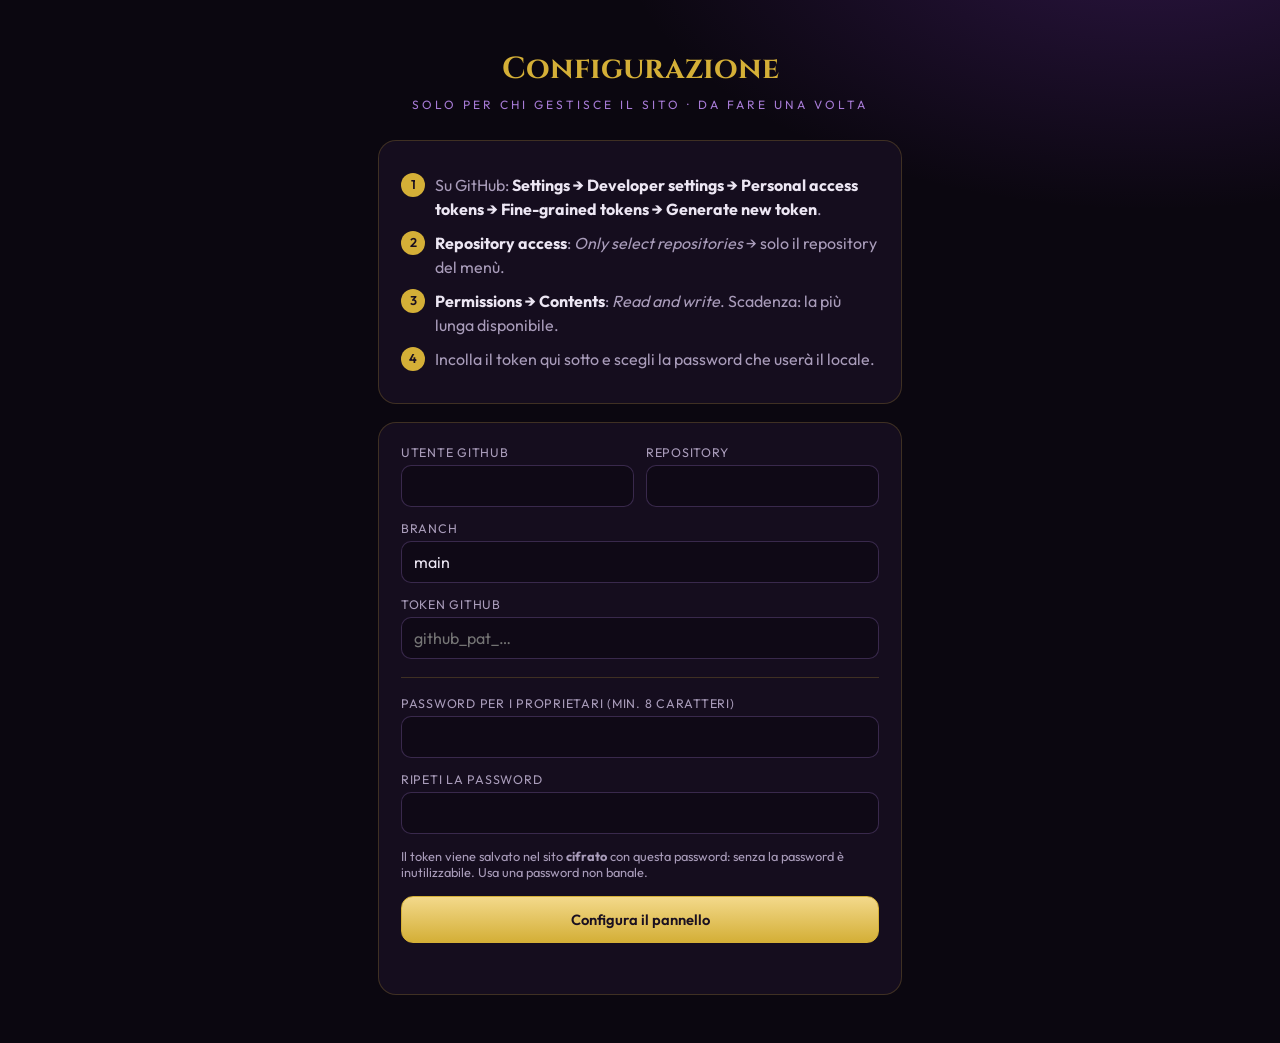
<file: admin/setup.html>
<!DOCTYPE html>
<html lang="it">
<head>
<meta charset="UTF-8">
<meta name="viewport" content="width=device-width, initial-scale=1">
<meta name="robots" content="noindex, nofollow">
<title>Configurazione pannello · Marinelli 3.0</title>
<link href="https://fonts.googleapis.com/css2?family=Cinzel:wght@600;800&family=Outfit:wght@300;400;600&display=swap" rel="stylesheet">
<link rel="stylesheet" href="style.css">
<script src="core.js"></script>
</head>
<body>
<div class="login" style="max-width:560px">
  <h1>Configurazione</h1>
  <p class="sub">Solo per chi gestisce il sito · da fare una volta</p>

  <div class="box" style="margin-bottom:18px">
    <ol class="steps">
      <li>Su GitHub: <b>Settings → Developer settings → Personal access tokens → Fine-grained tokens → Generate new token</b>.</li>
      <li><b>Repository access</b>: <i>Only select repositories</i> → solo il repository del menù.</li>
      <li><b>Permissions → Contents</b>: <i>Read and write</i>. Scadenza: la più lunga disponibile.</li>
      <li>Incolla il token qui sotto e scegli la password che userà il locale.</li>
    </ol>
  </div>

  <form class="box" id="f">
    <div class="two">
      <div class="row"><label>Utente GitHub</label><input id="owner" type="text" autocomplete="off"></div>
      <div class="row"><label>Repository</label><input id="repo" type="text" autocomplete="off"></div>
    </div>
    <div class="row"><label>Branch</label><input id="branch" type="text" value="main"></div>
    <div class="row"><label>Token GitHub</label><input id="token" type="password" autocomplete="off" placeholder="github_pat_…"></div>
    <hr style="border:0;border-top:1px solid var(--line);margin:18px 0">
    <div class="row"><label>Password per i proprietari (min. 8 caratteri)</label><input id="p1" type="password" autocomplete="new-password"></div>
    <div class="row"><label>Ripeti la password</label><input id="p2" type="password" autocomplete="new-password"></div>
    <p class="hint">Il token viene salvato nel sito <b>cifrato</b> con questa password: senza la password è inutilizzabile. Usa una password non banale.</p>
    <button class="btn gold" id="go" type="submit" style="width:100%;margin-top:16px;padding:13px">Configura il pannello</button>
    <div id="msg" class="msg"></div>
  </form>

  <div id="done" class="box hidden" style="margin-top:18px;text-align:center">
    <p style="color:var(--green);font-size:1.1rem;margin-bottom:8px">✓ Pannello configurato</p>
    <p class="hint">Entro 1–2 minuti i proprietari possono entrare da<br><a id="adminLink" href="./">questo indirizzo</a> con la password scelta.</p>
    <button class="btn small ghost" id="dl" type="button" style="margin-top:14px">Scarica anche config.js (copia di sicurezza)</button>
  </div>
</div>

<script>
const $ = s => document.querySelector(s);
let lastConfig = "";

// precompila utente e repository se la pagina è su <utente>.github.io/<repo>/
(function () {
  const m = location.hostname.match(/^([^.]+)\.github\.io$/i);
  if (!m) return;
  $("#owner").value = m[1];
  const seg = location.pathname.split("/").filter(Boolean);
  $("#repo").value = seg.length > 2 ? seg[0] : `${m[1]}.github.io`;
})();

$("#f").onsubmit = async ev => {
  ev.preventDefault();
  const msg = $("#msg"), err = t => { msg.textContent = t; msg.className = "msg err"; };
  const repo = { owner: $("#owner").value.trim(), repo: $("#repo").value.trim(), branch: $("#branch").value.trim() || "main", token: $("#token").value.trim() };
  const p1 = $("#p1").value, p2 = $("#p2").value;
  if (!repo.owner || !repo.repo || !repo.token) return err("Compila utente, repository e token.");
  if (p1.length < 8) return err("La password deve avere almeno 8 caratteri.");
  if (p1 !== p2) return err("Le due password non coincidono.");

  $("#go").disabled = true; msg.textContent = "Verifica del token…"; msg.className = "msg";
  try {
    // 1) il token deve poter leggere menu.json
    try { await Core.readFile(repo, "menu.json"); }
    catch (e) {
      throw new Error(e.status === 401 ? "Token non valido."
        : e.status === 404 ? "Non trovo menu.json: controlla utente, repository e branch, e che il token abbia accesso a questo repository."
        : e.message);
    }
    // 2) cifra il token con la password e scrive admin/config.js
    msg.textContent = "Cifratura e salvataggio…";
    const conf = { owner: repo.owner, repo: repo.repo, branch: repo.branch,
                   enc: await Core.encrypt(repo.token, p1), aggiornato: new Date().toISOString() };
    lastConfig = Core.configJs(conf);
    const sha = await Core.shaOf(repo, "admin/config.js");
    try { await Core.writeFile(repo, "admin/config.js", lastConfig, sha, "Configurazione pannello menù"); }
    catch (e) { throw new Error(e.status === 403 || e.status === 404 ? "Il token può leggere ma non scrivere: imposta Contents su “Read and write”." : e.message); }

    msg.textContent = "";
    $("#f").classList.add("hidden");
    $("#done").classList.remove("hidden");
    $("#token").value = $("#p1").value = $("#p2").value = "";
  } catch (e) { err(e.message); }
  finally { $("#go").disabled = false; }
};

$("#dl").onclick = () => {
  const a = document.createElement("a");
  a.href = URL.createObjectURL(new Blob([lastConfig], { type: "text/javascript" }));
  a.download = "config.js"; a.click();
};
</script>
</body>
</html>
</file>
<file: admin/style.css>
:root{
    --black:#0b0710; --panel:#150d1e; --panel-2:#1d1229;
    --purple:#6b2fa3; --purple-soft:#a77bd6;
    --gold:#d4af37; --gold-light:#f3d98b;
    --text:#ece6f3; --muted:#a99cba; --line:rgba(212,175,55,.22);
    --red:#e5636b; --green:#5fd08a;
  }
  *{box-sizing:border-box;margin:0;padding:0}
  body{
    font-family:"Outfit",system-ui,sans-serif;color:var(--text);
    background:radial-gradient(900px 500px at 90% -10%,rgba(107,47,163,.35),transparent 60%),var(--black);
    background-attachment:fixed;min-height:100vh;-webkit-font-smoothing:antialiased;
  }
  h1,h2,h3{font-family:"Cinzel",serif;color:var(--gold)}
  button,input,textarea{font:inherit;color:inherit}
  .hidden{display:none!important}
  input[type=checkbox]{accent-color:var(--gold);width:16px;height:16px}

  /* buttons */
  .btn{
    border:1px solid var(--line);background:var(--panel-2);color:var(--text);
    padding:10px 16px;border-radius:12px;cursor:pointer;font-weight:600;font-size:.92rem;
    transition:.2s;white-space:nowrap;
  }
  .btn:hover{border-color:var(--gold)}
  .btn.gold{background:linear-gradient(180deg,var(--gold-light),var(--gold));color:#1a1020;border-color:var(--gold)}
  .btn.gold:disabled{opacity:.45;cursor:not-allowed}
  .btn.ghost{background:transparent}
  .btn.danger{color:var(--red);border-color:rgba(229,99,107,.35)}
  .btn.small{padding:6px 10px;font-size:.82rem;border-radius:9px}
  .icon{width:34px;height:34px;padding:0;display:inline-grid;place-items:center;border-radius:9px;font-size:1rem}

  /* fields */
  label{display:block;font-size:.78rem;letter-spacing:.06em;text-transform:uppercase;color:var(--muted);margin-bottom:5px}
  input[type=text],input[type=password],textarea{
    width:100%;background:#0f0916;border:1px solid rgba(167,123,214,.28);border-radius:10px;
    padding:10px 12px;outline:none;transition:.2s;
  }
  textarea{resize:vertical;min-height:62px}
  input:focus,textarea:focus{border-color:var(--gold);box-shadow:0 0 0 3px rgba(212,175,55,.15)}
  input.err{border-color:var(--red)!important}
  .hint{font-size:.8rem;color:var(--muted);margin-top:5px}

  /* login */
  .login{max-width:480px;margin:0 auto;padding:48px 18px}
  .login h1{text-align:center;font-size:1.9rem}
  .login .sub{text-align:center;color:var(--purple-soft);letter-spacing:.25em;text-transform:uppercase;font-size:.75rem;margin:8px 0 28px}
  .box{background:var(--panel);border:1px solid var(--line);border-radius:18px;padding:22px}
  .box .row{margin-bottom:14px}
  .two{display:grid;grid-template-columns:1fr 1fr;gap:12px}
  .msg{margin-top:12px;font-size:.9rem;min-height:1.2em}
  .msg.err{color:var(--red)} .msg.ok{color:var(--green)}
  details{margin-top:18px;color:var(--muted);font-size:.9rem}
  details summary{cursor:pointer;color:var(--gold-light)}
  details ol{margin:10px 0 0 18px;line-height:1.6}
  details code{background:#0f0916;padding:1px 6px;border-radius:5px;color:var(--gold-light)}
  .check{display:flex;align-items:center;gap:8px;font-size:.9rem;color:var(--muted);text-transform:none;letter-spacing:0}

  /* top bar */
  .top{
    position:sticky;top:0;z-index:20;
    display:flex;align-items:center;gap:10px;flex-wrap:wrap;
    padding:12px 18px;background:rgba(11,7,16,.9);backdrop-filter:blur(10px);-webkit-backdrop-filter:blur(10px);
    border-bottom:1px solid var(--line);
  }
  .top h1{font-size:1.1rem;margin-right:auto}
  .top h1 span{color:var(--purple-soft);font-family:"Outfit";font-weight:400;font-size:.85rem;margin-left:6px}
  .status{font-size:.85rem;color:var(--muted)}
  .status.dirty{color:var(--gold-light)}
  .status.ok{color:var(--green)}
  .status.err{color:var(--red)}

  .wrap{max-width:900px;margin:0 auto;padding:22px 16px 120px}

  .card{background:var(--panel);border:1px solid var(--line);border-radius:18px;padding:18px;margin-bottom:18px}
  .card h2{font-size:1.05rem;margin-bottom:14px}
  .grid3{display:grid;gap:12px;grid-template-columns:2fr 1fr}
  .grid3 .full{grid-column:1/-1}

  .section{border:1px solid rgba(212,175,55,.35);border-radius:20px;margin-bottom:22px;overflow:hidden;background:var(--panel)}
  .section-head{display:flex;gap:10px;align-items:flex-end;padding:16px;background:linear-gradient(160deg,rgba(107,47,163,.35),transparent)}
  .section-head .f{flex:1}
  .section-body{padding:6px 16px 16px}
  .tools{display:flex;gap:6px}

  .item{
    display:grid;grid-template-columns:1fr 110px;gap:10px;
    padding:14px;border-radius:14px;margin-top:10px;
    background:var(--panel-2);border:1px solid rgba(167,123,214,.18);
  }
  .item.off{opacity:.6}
  .item .ing{grid-column:1/-1}
  .item .foot{grid-column:1/-1;display:flex;align-items:center;gap:8px;flex-wrap:wrap}
  .item .foot .check{margin-right:auto}
  .price-wrap{position:relative}
  .price-wrap input{padding-right:26px;text-align:right}
  .price-wrap::after{content:"€";position:absolute;right:10px;top:50%;transform:translateY(-50%);color:var(--muted)}

  .extra{display:grid;grid-template-columns:1fr 150px auto;gap:8px;margin-top:8px;align-items:center}
  .sub-h{font-family:"Cinzel",serif;color:var(--gold-light);font-size:.9rem;margin:20px 0 4px}
  .add{width:100%;margin-top:12px;border-style:dashed}

  .toast{
    position:fixed;left:50%;bottom:22px;transform:translateX(-50%) translateY(30px);opacity:0;
    background:var(--panel-2);border:1px solid var(--gold);padding:12px 18px;border-radius:12px;
    transition:.3s;z-index:50;max-width:90vw;text-align:center;
  }
  .toast.show{opacity:1;transform:translateX(-50%) translateY(0)}
  .banner{background:rgba(212,175,55,.12);border:1px solid var(--line);color:var(--gold-light);padding:10px 14px;border-radius:12px;margin-bottom:18px;font-size:.9rem}

  @media(max-width:560px){
    .grid3{grid-template-columns:1fr}
    .item{grid-template-columns:1fr 95px}
    .extra{grid-template-columns:1fr 100px auto}
    .two{grid-template-columns:1fr}
    .top h1 span{display:none}
    .top{padding:10px 12px;gap:8px}
    .top h1{width:100%;display:flex;justify-content:space-between;align-items:center}
    .top .status{order:-1;width:100%;font-size:.8rem}
    .top h1{order:-2}
    .top .btn.small{padding:6px 9px;font-size:.78rem}
    #saveBtn{margin-left:auto;padding:8px 14px}
    .section-head{flex-wrap:wrap}
    .section-head .f{flex:1 1 100%}
    .section-head .tools{margin-left:auto}
  }

  /* --- aggiunte --- */
  .crown{width:44px;height:44px;margin:0 auto 12px;display:block;filter:drop-shadow(0 0 12px rgba(212,175,55,.45))}
  .pwd-big{font-size:1.15rem;padding:14px 16px!important;text-align:center;letter-spacing:.1em}
  .search{position:relative;margin-bottom:18px}
  .search input{padding-left:40px;font-size:1rem}
  .search::before{content:"⌕";position:absolute;left:14px;top:50%;transform:translateY(-52%);color:var(--muted);font-size:1.3rem}
  .item.nomatch,.section.nomatch{display:none}
  .modal-bg{position:fixed;inset:0;background:rgba(0,0,0,.65);display:grid;place-items:center;z-index:60;padding:16px}
  .modal{width:100%;max-width:400px;background:var(--panel);border:1px solid var(--gold);border-radius:18px;padding:22px}
  .modal h2{font-size:1.1rem;margin-bottom:14px}
  .modal .row{margin-bottom:12px}
  .modal .actions{display:flex;gap:10px;justify-content:flex-end;margin-top:8px}
  .steps{counter-reset:s;list-style:none}
  .steps li{counter-increment:s;position:relative;padding-left:34px;margin:10px 0;color:var(--muted);line-height:1.5}
  .steps li::before{content:counter(s);position:absolute;left:0;top:0;width:24px;height:24px;border-radius:50%;
    background:var(--gold);color:#1a1020;font-weight:600;display:grid;place-items:center;font-size:.8rem}
  .steps b{color:var(--text)}
  a{color:var(--gold-light)}

  /* --- schede, allergeni, etichette --- */
  .tabs{display:flex;gap:8px;margin-bottom:18px;overflow-x:auto;scrollbar-width:none}
  .tab{font:inherit;font-weight:600;font-size:.9rem;cursor:pointer;color:var(--muted);white-space:nowrap;
    padding:10px 16px;border-radius:12px;border:1px solid var(--line);background:var(--panel)}
  .tab.on{color:#1a1020;background:linear-gradient(180deg,var(--gold-light),var(--gold));border-color:var(--gold)}
  .item .more{grid-column:1/-1}
  .algs{display:flex;flex-wrap:wrap;gap:6px;margin-top:4px}
  .ach{font:inherit;font-size:.8rem;cursor:pointer;color:var(--muted);padding:5px 9px;border-radius:999px;
    background:#0f0916;border:1px solid rgba(167,123,214,.25);transition:.15s}
  .ach.on{color:#1a1020;background:var(--gold);border-color:var(--gold);font-weight:600}
  .ach.tg.on{background:var(--purple-soft);border-color:var(--purple-soft)}
  details.adv{margin-top:2px;color:var(--text);font-size:.9rem}
  details.adv summary{color:var(--gold-light);cursor:pointer;font-size:.85rem}
  details.adv .inner{padding-top:10px;display:grid;gap:12px}
  .alg-sum{font-size:.78rem;color:var(--muted);margin-left:6px}
</file>
